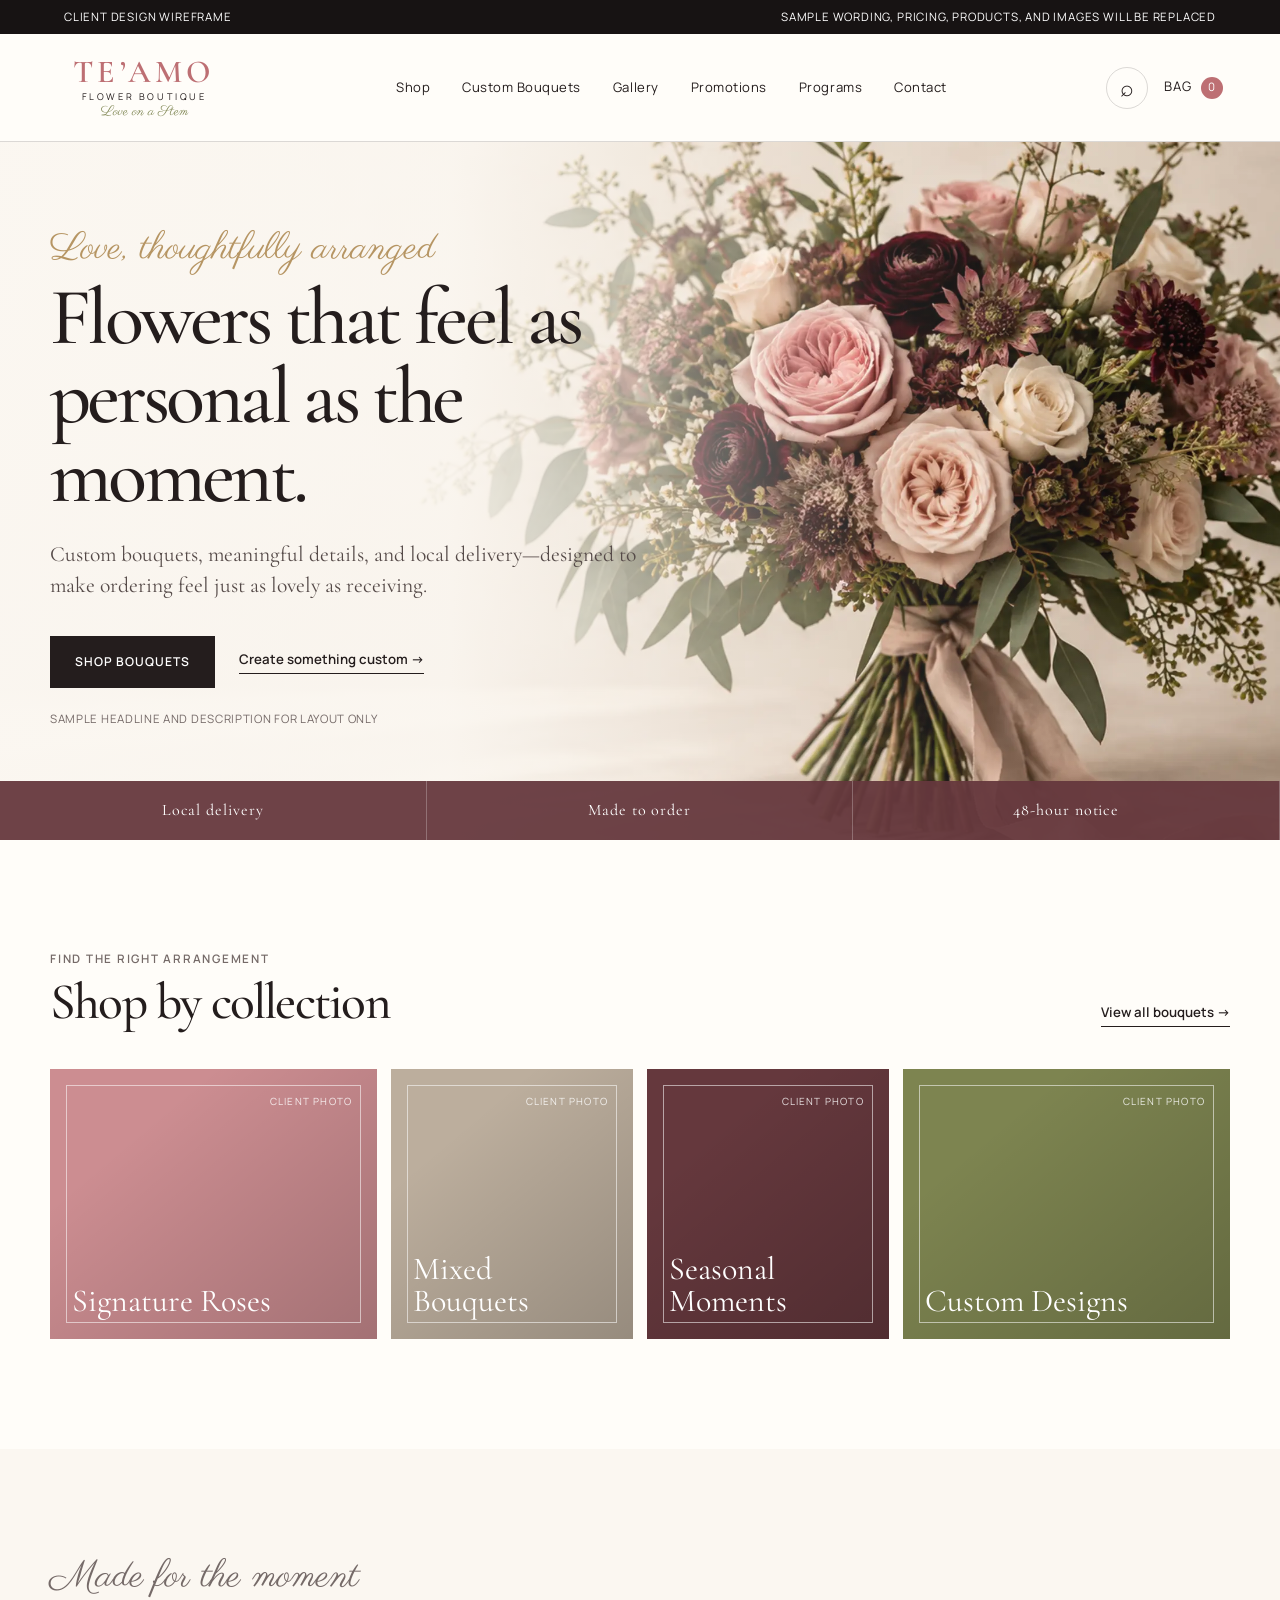
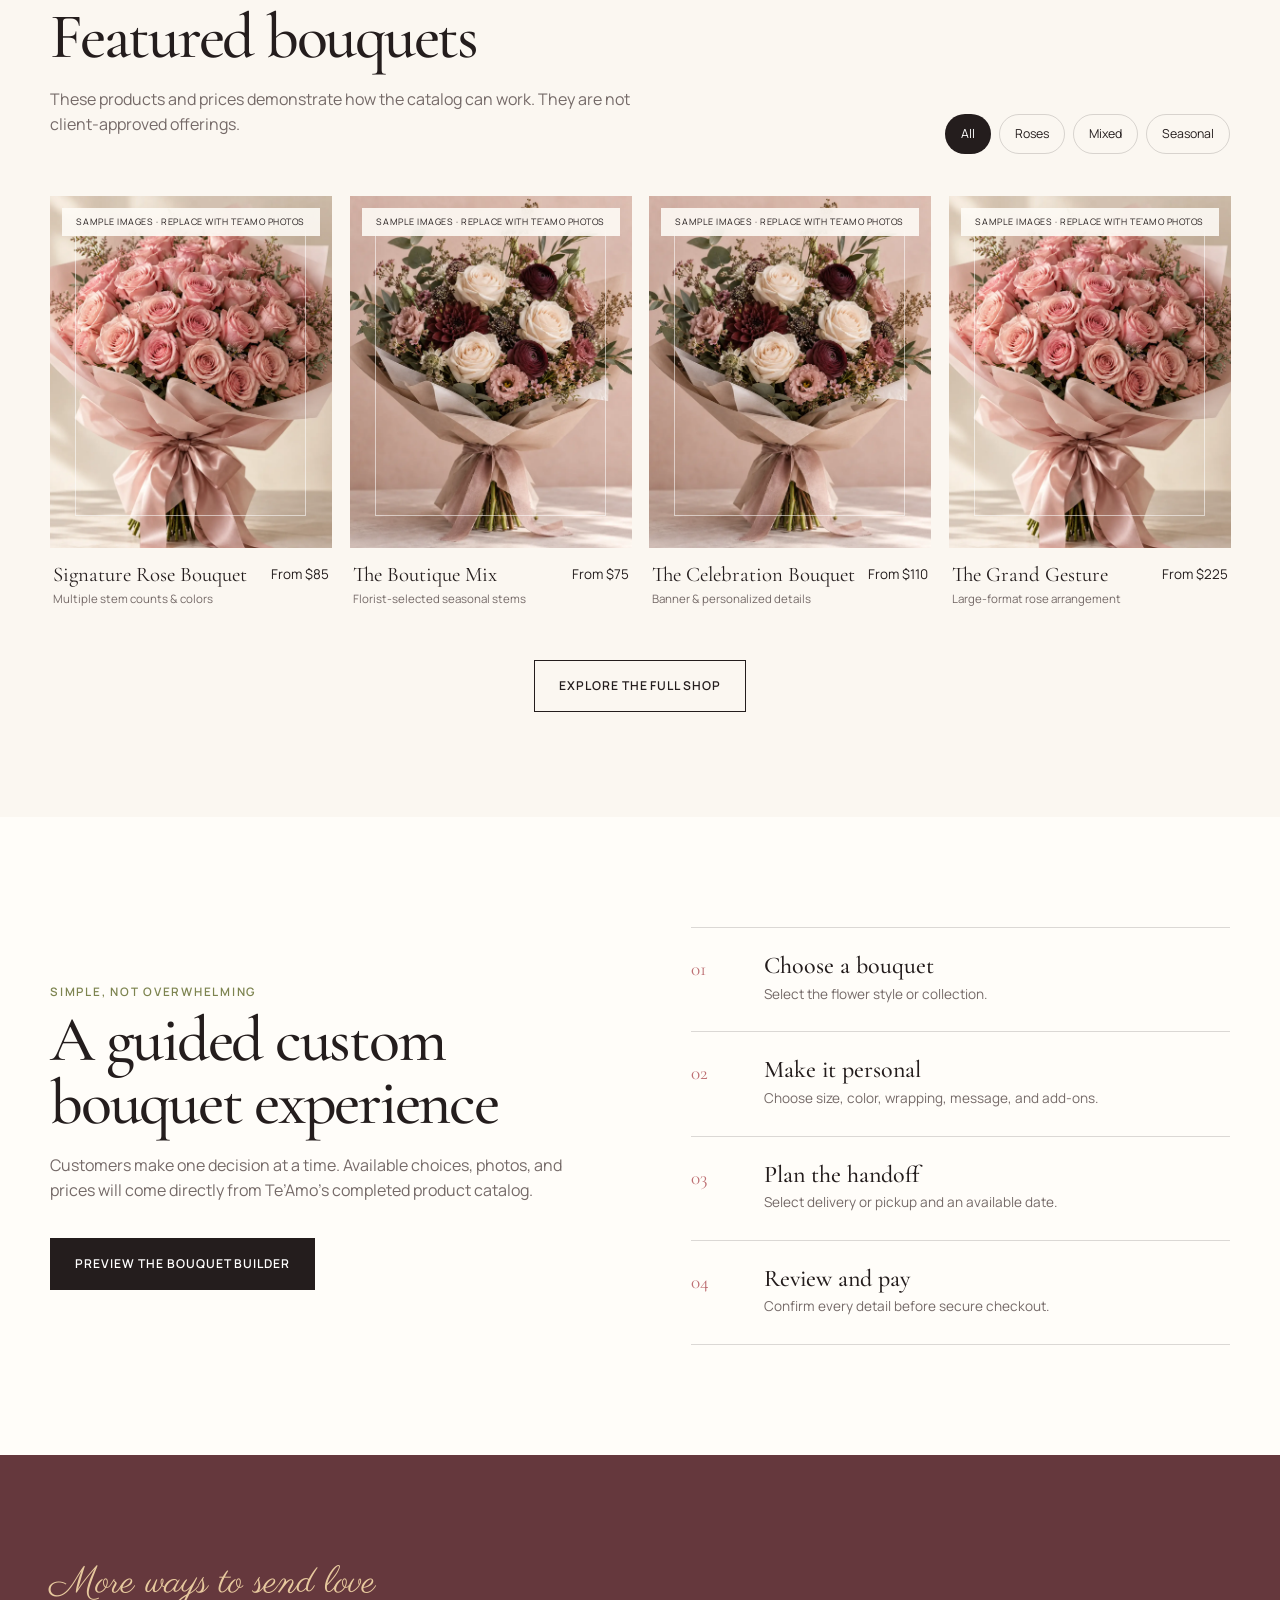
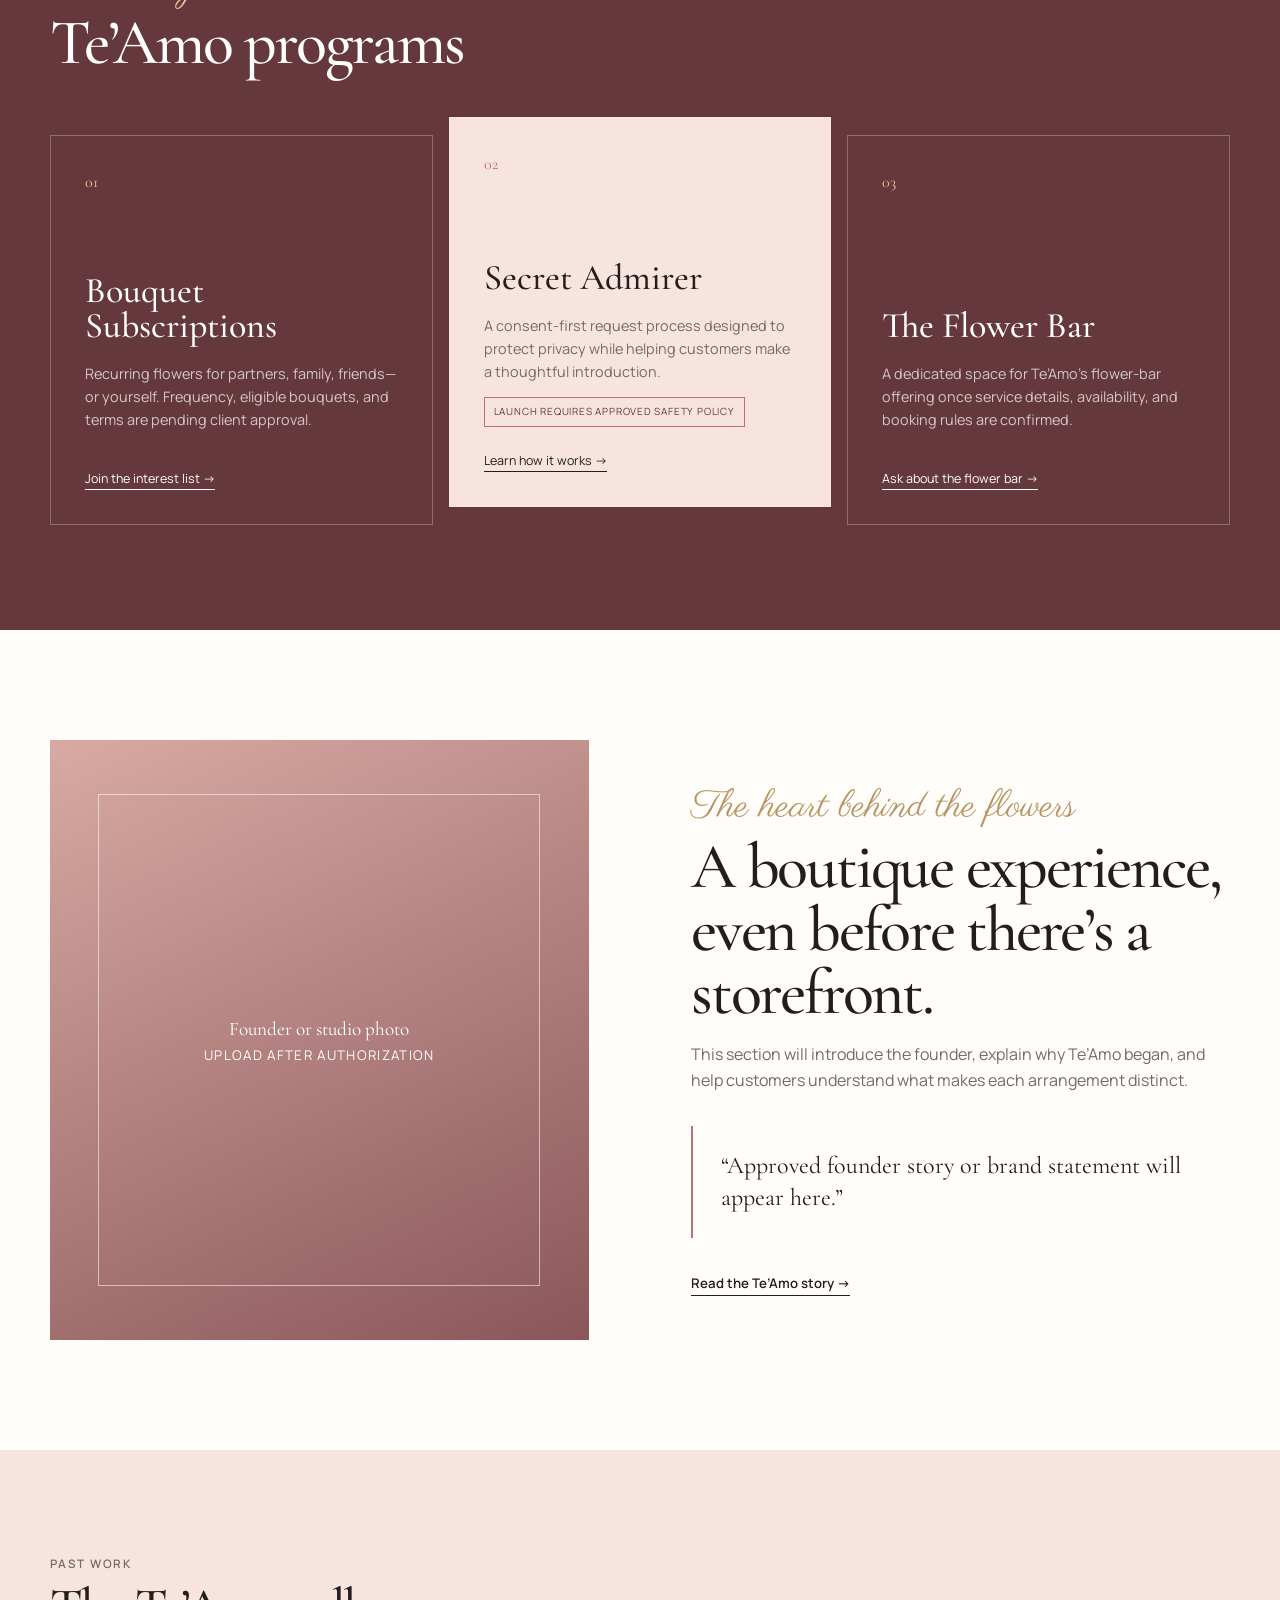
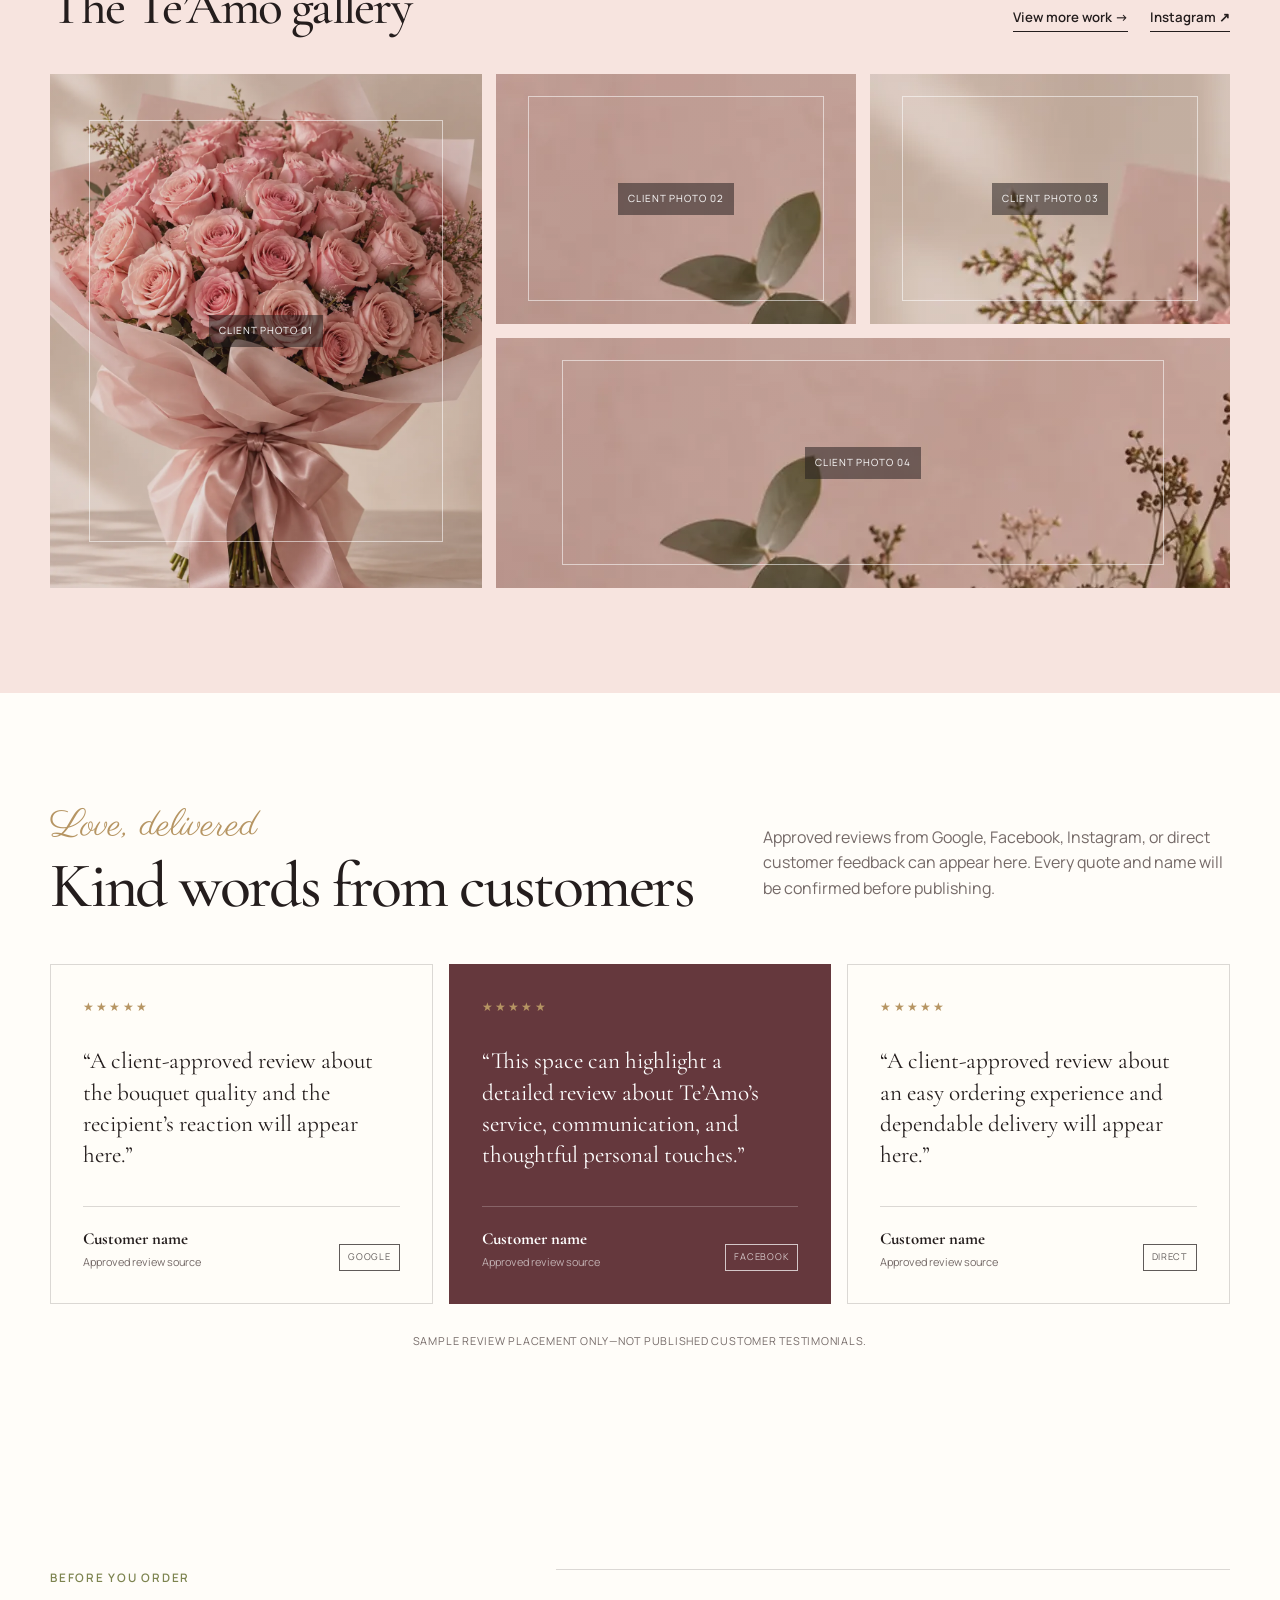
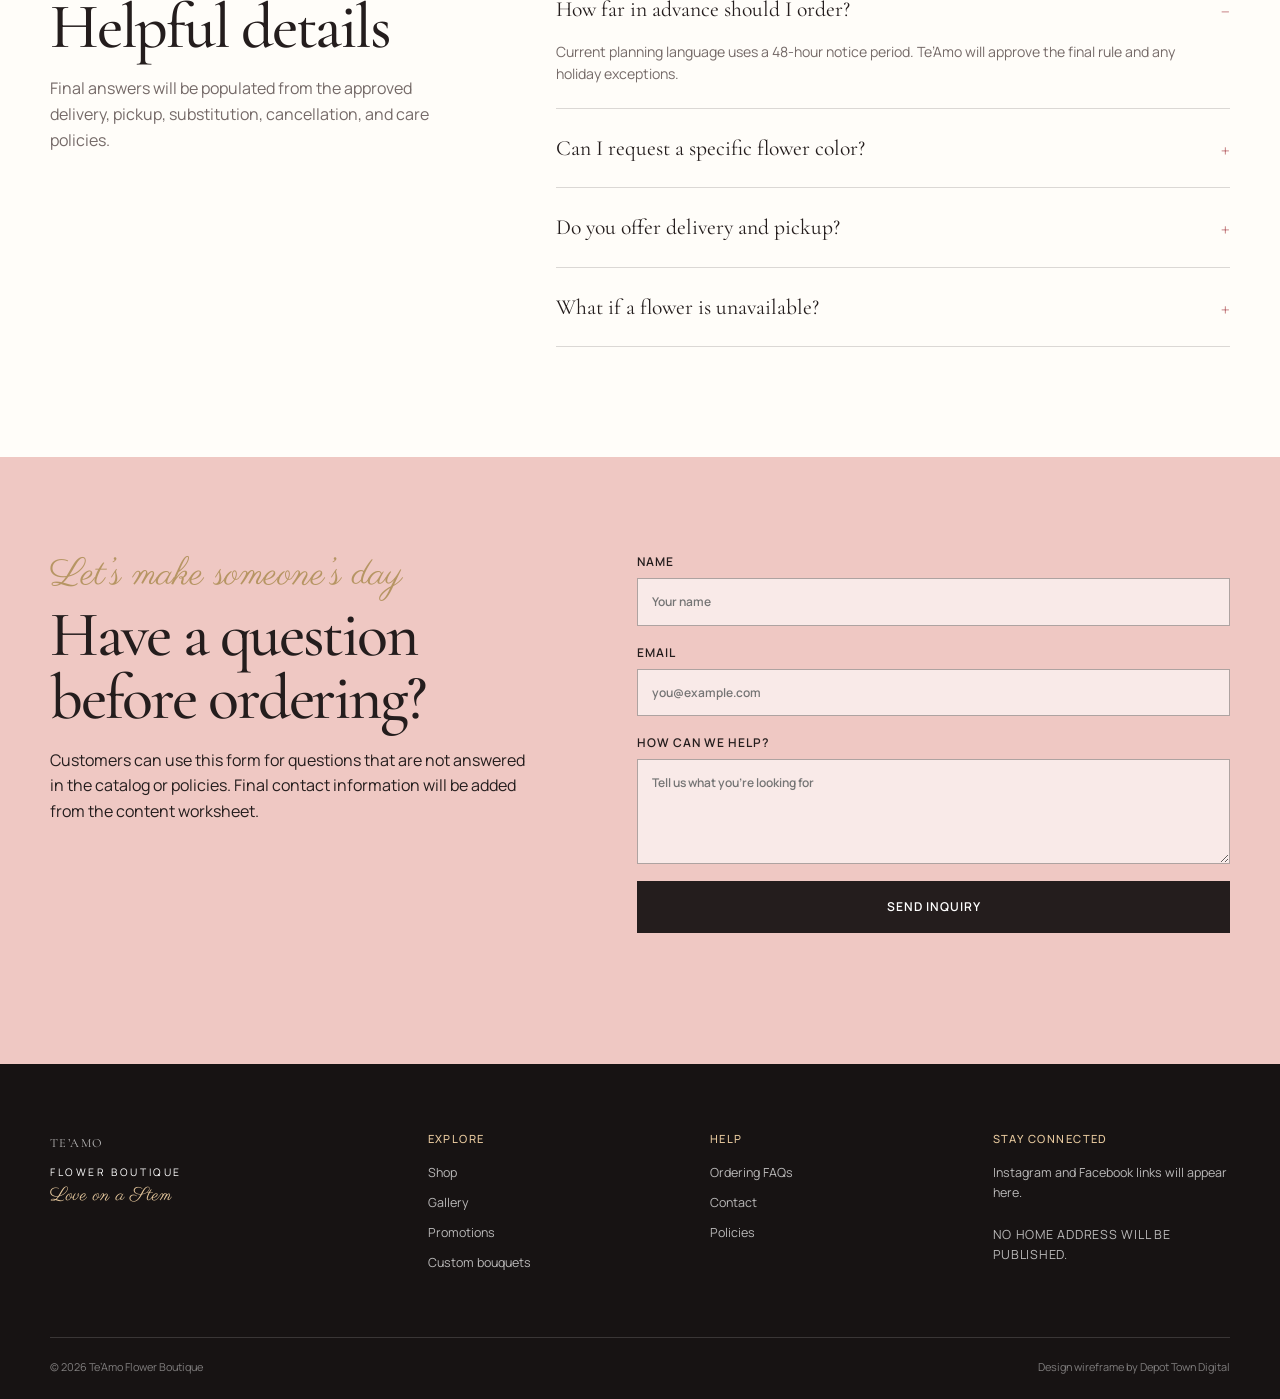
<file: docs/index.html>
<!doctype html>
<html lang="en">
<head>
  <meta charset="utf-8">
  <meta name="viewport" content="width=device-width, initial-scale=1">
  <meta name="robots" content="noindex, nofollow, noarchive">
  <meta name="description" content="A responsive design wireframe for Te'Amo Flower Boutique.">
  <title>Te'Amo Flower Boutique — Website Wireframe</title>
  <link rel="preconnect" href="https://fonts.googleapis.com">
  <link rel="preconnect" href="https://fonts.gstatic.com" crossorigin>
  <link href="https://fonts.googleapis.com/css2?family=Cormorant+Garamond:wght@400;500;600&family=Manrope:wght@400;500;600&family=Parisienne&display=swap" rel="stylesheet">
  <link rel="stylesheet" href="styles.css">
</head>
<body>
  <div class="prototype-bar">
    <span>Client design wireframe</span>
    <span>Sample wording, pricing, products, and images will be replaced</span>
  </div>

  <header class="site-header" id="top">
    <a class="wordmark" href="#top" aria-label="Te'Amo Flower Boutique home">
      <span class="wordmark-main">TE’AMO</span>
      <span class="wordmark-sub">FLOWER BOUTIQUE</span>
      <span class="wordmark-tag">Love on a Stem</span>
    </a>
    <nav class="desktop-nav" aria-label="Primary navigation">
      <a href="shop.html">Shop</a>
      <a href="#customize">Custom Bouquets</a>
      <a href="gallery.html">Gallery</a>
      <a href="promotions.html">Promotions</a>
      <a href="#programs">Programs</a>
      <a href="#contact">Contact</a>
    </nav>
    <div class="header-actions">
      <button class="icon-button" id="searchButton" aria-label="Search products">
        <span aria-hidden="true">⌕</span>
      </button>
      <button class="cart-button" id="cartButton" aria-label="Open shopping bag">
        Bag <span class="cart-count" id="cartCount">0</span>
      </button>
      <button class="menu-button" id="menuButton" aria-expanded="false" aria-controls="mobileNav">Menu</button>
    </div>
  </header>

  <nav class="mobile-nav" id="mobileNav" aria-label="Mobile navigation" hidden>
    <a href="shop.html">Shop</a>
    <a href="#customize">Custom Bouquets</a>
    <a href="gallery.html">Gallery</a>
    <a href="promotions.html">Promotions</a>
    <a href="#programs">Programs</a>
    <a href="#story">Our Story</a>
    <a href="#contact">Contact</a>
  </nav>

  <main>
    <section class="hero" aria-labelledby="hero-title">
      <img class="hero-image" src="assets/hero-bouquet.webp" alt="Sample editorial bouquet image for layout review">
      <div class="hero-overlay"></div>
      <div class="hero-content">
        <p class="script-kicker">Love, thoughtfully arranged</p>
        <h1 id="hero-title">Flowers that feel as personal as the moment.</h1>
        <p class="hero-copy">Custom bouquets, meaningful details, and local delivery—designed to make ordering feel just as lovely as receiving.</p>
        <div class="hero-actions">
          <a class="button button-dark" href="shop.html">Shop bouquets</a>
          <a class="text-link" href="#customize">Create something custom <span aria-hidden="true">→</span></a>
        </div>
        <p class="content-note">Sample headline and description for layout only</p>
      </div>
      <div class="hero-proof">
        <span>Local delivery</span>
        <span>Made to order</span>
        <span>48-hour notice</span>
      </div>
    </section>

    <section class="category-section page-shell" aria-labelledby="category-heading">
      <div class="section-heading compact-heading">
        <div>
          <p class="eyebrow">Find the right arrangement</p>
          <h2 id="category-heading">Shop by collection</h2>
        </div>
        <a class="text-link" href="shop.html">View all bouquets <span aria-hidden="true">→</span></a>
      </div>
      <div class="category-grid">
        <a class="category-card blush" href="shop.html"><span>Signature Roses</span><small>Client photo</small></a>
        <a class="category-card cream" href="shop.html"><span>Mixed Bouquets</span><small>Client photo</small></a>
        <a class="category-card wine" href="shop.html"><span>Seasonal Moments</span><small>Client photo</small></a>
        <a class="category-card olive" href="#customize"><span>Custom Designs</span><small>Client photo</small></a>
      </div>
    </section>

    <section class="shop-section" id="shop" aria-labelledby="shop-heading">
      <div class="page-shell">
        <div class="section-heading">
          <div>
            <p class="script-kicker">Made for the moment</p>
            <h2 id="shop-heading">Featured bouquets</h2>
            <p>These products and prices demonstrate how the catalog can work. They are not client-approved offerings.</p>
          </div>
          <div class="filter-row" aria-label="Filter sample products">
            <button class="filter-chip active" data-filter="all">All</button>
            <button class="filter-chip" data-filter="roses">Roses</button>
            <button class="filter-chip" data-filter="mixed">Mixed</button>
            <button class="filter-chip" data-filter="seasonal">Seasonal</button>
          </div>
        </div>

        <div class="product-grid" id="productGrid">
          <article class="product-card reveal" data-category="roses" data-tilt>
            <button class="product-image product-one" data-product="Signature Rose Bouquet" aria-label="View Signature Rose Bouquet">
              <img class="product-photo primary-photo" src="assets/sample-rose-bouquet.webp" alt="Sample blush rose bouquet image">
              <img class="product-photo alternate-photo" src="assets/sample-mixed-bouquet.webp" alt="Sample bouquet detail image">
              <span class="sample-label">Sample images · replace with Te’Amo photos</span>
              <span class="quick-view">Quick view</span>
            </button>
            <div class="product-info">
              <div><p class="product-name">Signature Rose Bouquet</p><p class="product-meta">Multiple stem counts & colors</p></div>
              <p class="product-price">From $85</p>
            </div>
          </article>
          <article class="product-card reveal" data-category="mixed" data-tilt>
            <button class="product-image product-two" data-product="The Boutique Mix" aria-label="View The Boutique Mix">
              <img class="product-photo primary-photo" src="assets/sample-mixed-bouquet.webp" alt="Sample mixed bouquet image">
              <img class="product-photo alternate-photo" src="assets/sample-rose-bouquet.webp" alt="Sample rose bouquet detail image">
              <span class="sample-label">Sample images · replace with Te’Amo photos</span>
              <span class="quick-view">Quick view</span>
            </button>
            <div class="product-info">
              <div><p class="product-name">The Boutique Mix</p><p class="product-meta">Florist-selected seasonal stems</p></div>
              <p class="product-price">From $75</p>
            </div>
          </article>
          <article class="product-card reveal" data-category="seasonal" data-tilt>
            <button class="product-image product-three" data-product="The Celebration Bouquet" aria-label="View The Celebration Bouquet">
              <img class="product-photo primary-photo image-crop-one" src="assets/sample-mixed-bouquet.webp" alt="Sample celebration bouquet image">
              <img class="product-photo alternate-photo image-crop-two" src="assets/sample-rose-bouquet.webp" alt="Sample rose detail image">
              <span class="sample-label">Sample images · replace with Te’Amo photos</span>
              <span class="quick-view">Quick view</span>
            </button>
            <div class="product-info">
              <div><p class="product-name">The Celebration Bouquet</p><p class="product-meta">Banner & personalized details</p></div>
              <p class="product-price">From $110</p>
            </div>
          </article>
          <article class="product-card reveal" data-category="roses" data-tilt>
            <button class="product-image product-four" data-product="The Grand Gesture" aria-label="View The Grand Gesture">
              <img class="product-photo primary-photo image-crop-two" src="assets/sample-rose-bouquet.webp" alt="Sample large rose arrangement image">
              <img class="product-photo alternate-photo image-crop-one" src="assets/sample-mixed-bouquet.webp" alt="Sample mixed bouquet detail image">
              <span class="sample-label">Sample images · replace with Te’Amo photos</span>
              <span class="quick-view">Quick view</span>
            </button>
            <div class="product-info">
              <div><p class="product-name">The Grand Gesture</p><p class="product-meta">Large-format rose arrangement</p></div>
              <p class="product-price">From $225</p>
            </div>
          </article>
        </div>
        <div class="section-end-link"><a class="button button-outline" href="shop.html">Explore the full shop</a></div>
      </div>
    </section>

    <section class="custom-section page-shell" id="customize" aria-labelledby="custom-heading">
      <div class="custom-intro">
        <p class="eyebrow">Simple, not overwhelming</p>
        <h2 id="custom-heading">A guided custom bouquet experience</h2>
        <p>Customers make one decision at a time. Available choices, photos, and prices will come directly from Te’Amo’s completed product catalog.</p>
        <button class="button button-dark open-builder">Preview the bouquet builder</button>
      </div>
      <div class="steps-panel" aria-label="Bouquet ordering steps">
        <div class="step"><span>01</span><div><h3>Choose a bouquet</h3><p>Select the flower style or collection.</p></div></div>
        <div class="step"><span>02</span><div><h3>Make it personal</h3><p>Choose size, color, wrapping, message, and add-ons.</p></div></div>
        <div class="step"><span>03</span><div><h3>Plan the handoff</h3><p>Select delivery or pickup and an available date.</p></div></div>
        <div class="step"><span>04</span><div><h3>Review and pay</h3><p>Confirm every detail before secure checkout.</p></div></div>
      </div>
    </section>

    <section class="programs-section" id="programs" aria-labelledby="program-heading">
      <div class="page-shell">
        <div class="section-heading light-heading">
          <div><p class="script-kicker">More ways to send love</p><h2 id="program-heading">Te’Amo programs</h2></div>
        </div>
        <div class="program-grid">
          <article class="program-card">
            <p class="program-number">01</p>
            <h3>Bouquet Subscriptions</h3>
            <p>Recurring flowers for partners, family, friends—or yourself. Frequency, eligible bouquets, and terms are pending client approval.</p>
            <a href="#contact">Join the interest list <span aria-hidden="true">→</span></a>
          </article>
          <article class="program-card featured-program">
            <p class="program-number">02</p>
            <h3>Secret Admirer</h3>
            <p>A consent-first request process designed to protect privacy while helping customers make a thoughtful introduction.</p>
            <span class="policy-badge">Launch requires approved safety policy</span>
            <a href="#contact">Learn how it works <span aria-hidden="true">→</span></a>
          </article>
          <article class="program-card">
            <p class="program-number">03</p>
            <h3>The Flower Bar</h3>
            <p>A dedicated space for Te’Amo’s flower-bar offering once service details, availability, and booking rules are confirmed.</p>
            <a href="#contact">Ask about the flower bar <span aria-hidden="true">→</span></a>
          </article>
        </div>
      </div>
    </section>

    <section class="story-section page-shell" id="story" aria-labelledby="story-heading">
      <div class="story-photo"><span>Founder or studio photo</span><small>Upload after authorization</small></div>
      <div class="story-copy">
        <p class="script-kicker">The heart behind the flowers</p>
        <h2 id="story-heading">A boutique experience, even before there’s a storefront.</h2>
        <p>This section will introduce the founder, explain why Te’Amo began, and help customers understand what makes each arrangement distinct.</p>
        <blockquote>“Approved founder story or brand statement will appear here.”</blockquote>
        <a class="text-link" href="#contact">Read the Te’Amo story <span aria-hidden="true">→</span></a>
      </div>
    </section>

    <section class="gallery-section" aria-labelledby="gallery-heading">
      <div class="page-shell">
        <div class="section-heading compact-heading">
          <div><p class="eyebrow">Past work</p><h2 id="gallery-heading">The Te’Amo gallery</h2></div>
          <div class="heading-links"><a class="text-link" href="gallery.html">View more work <span aria-hidden="true">→</span></a><a class="text-link" href="https://www.instagram.com/teamo_flowerboutique/" target="_blank" rel="noopener">Instagram <span aria-hidden="true">↗</span></a></div>
        </div>
        <div class="gallery-grid">
          <div class="gallery-tile tall"><span>Client photo 01</span></div>
          <div class="gallery-tile"><span>Client photo 02</span></div>
          <div class="gallery-tile"><span>Client photo 03</span></div>
          <div class="gallery-tile wide"><span>Client photo 04</span></div>
        </div>
      </div>
    </section>

    <section class="reviews-section" aria-labelledby="reviews-heading">
      <div class="page-shell reviews-shell">
        <div class="reviews-heading">
          <div><p class="script-kicker">Love, delivered</p><h2 id="reviews-heading">Kind words from customers</h2></div>
          <p>Approved reviews from Google, Facebook, Instagram, or direct customer feedback can appear here. Every quote and name will be confirmed before publishing.</p>
        </div>
        <div class="reviews-grid">
          <article class="review-card reveal">
            <div class="review-stars" aria-label="Five-star review">★★★★★</div>
            <blockquote>“A client-approved review about the bouquet quality and the recipient’s reaction will appear here.”</blockquote>
            <div class="review-source"><div><strong>Customer name</strong><span>Approved review source</span></div><span class="source-pill">Google</span></div>
          </article>
          <article class="review-card featured-review reveal">
            <div class="review-stars" aria-label="Five-star review">★★★★★</div>
            <blockquote>“This space can highlight a detailed review about Te’Amo’s service, communication, and thoughtful personal touches.”</blockquote>
            <div class="review-source"><div><strong>Customer name</strong><span>Approved review source</span></div><span class="source-pill">Facebook</span></div>
          </article>
          <article class="review-card reveal">
            <div class="review-stars" aria-label="Five-star review">★★★★★</div>
            <blockquote>“A client-approved review about an easy ordering experience and dependable delivery will appear here.”</blockquote>
            <div class="review-source"><div><strong>Customer name</strong><span>Approved review source</span></div><span class="source-pill">Direct</span></div>
          </article>
        </div>
        <p class="reviews-note">Sample review placement only—not published customer testimonials.</p>
      </div>
    </section>

    <section class="faq-section page-shell" aria-labelledby="faq-heading">
      <div class="faq-intro"><p class="eyebrow">Before you order</p><h2 id="faq-heading">Helpful details</h2><p>Final answers will be populated from the approved delivery, pickup, substitution, cancellation, and care policies.</p></div>
      <div class="accordion">
        <details open><summary>How far in advance should I order?</summary><p>Current planning language uses a 48-hour notice period. Te’Amo will approve the final rule and any holiday exceptions.</p></details>
        <details><summary>Can I request a specific flower color?</summary><p>Natural and tinted color availability, added costs, and substitution rules will appear here after approval.</p></details>
        <details><summary>Do you offer delivery and pickup?</summary><p>Delivery area, fees, available windows, and a safe public pickup process are still being defined.</p></details>
        <details><summary>What if a flower is unavailable?</summary><p>The approved substitution and customer-contact process will be clearly stated before launch.</p></details>
      </div>
    </section>

    <section class="contact-section" id="contact" aria-labelledby="contact-heading">
      <div class="page-shell contact-grid">
        <div>
          <p class="script-kicker">Let’s make someone’s day</p>
          <h2 id="contact-heading">Have a question before ordering?</h2>
          <p>Customers can use this form for questions that are not answered in the catalog or policies. Final contact information will be added from the content worksheet.</p>
        </div>
        <form class="contact-form" id="contactForm">
          <label>Name<input type="text" name="name" placeholder="Your name" required></label>
          <label>Email<input type="email" name="email" placeholder="you@example.com" required></label>
          <label>How can we help?<textarea name="message" rows="4" placeholder="Tell us what you’re looking for" required></textarea></label>
          <button class="button button-dark" type="submit">Send inquiry</button>
          <p class="form-message" id="formMessage" role="status"></p>
        </form>
      </div>
    </section>
  </main>

  <footer class="site-footer">
    <div class="page-shell footer-grid">
      <div class="footer-brand"><p>TE’AMO</p><span>FLOWER BOUTIQUE</span><small>Love on a Stem</small></div>
      <div><h3>Explore</h3><a href="shop.html">Shop</a><a href="gallery.html">Gallery</a><a href="promotions.html">Promotions</a><a href="#customize">Custom bouquets</a></div>
      <div><h3>Help</h3><a href="#faq-heading">Ordering FAQs</a><a href="#contact">Contact</a><a href="#contact">Policies</a></div>
      <div><h3>Stay connected</h3><p>Instagram and Facebook links will appear here.</p><p class="content-note">No home address will be published.</p></div>
    </div>
    <div class="page-shell footer-bottom"><span>© 2026 Te’Amo Flower Boutique</span><span>Design wireframe by Depot Town Digital</span></div>
  </footer>

  <div class="search-overlay" id="searchOverlay" hidden>
    <div class="search-panel">
      <button class="close-button" id="closeSearch" aria-label="Close search">×</button>
      <label for="searchInput">Search the sample catalog</label>
      <input id="searchInput" type="search" placeholder="Try “roses” or “celebration”">
      <p id="searchResult">Enter a product or occasion.</p>
    </div>
  </div>

  <aside class="cart-drawer" id="cartDrawer" aria-labelledby="cartTitle" aria-hidden="true">
    <div class="drawer-header"><h2 id="cartTitle">Your bag</h2><button class="close-button" id="closeCart" aria-label="Close bag">×</button></div>
    <div class="cart-empty" id="cartEmpty"><p>Your bag is ready for something lovely.</p><a href="shop.html" class="text-link close-cart-link">Browse bouquets →</a></div>
    <div id="cartItems"></div>
    <div class="drawer-footer" id="cartFooter" hidden><div><span>Sample subtotal</span><strong id="cartSubtotal">$0</strong></div><button class="button button-dark" id="checkoutButton">Preview checkout</button><small>Taxes and delivery are calculated after client rules are approved.</small></div>
  </aside>
  <div class="scrim" id="scrim" hidden></div>

  <dialog class="product-dialog" id="productDialog">
    <button class="close-button dialog-close" id="closeProduct" aria-label="Close product details">×</button>
    <div class="dialog-layout">
      <div class="dialog-photo builder-visual">
        <div class="builder-main-image"><img id="builderMainImage" src="assets/builder-classic.webp" alt="Sample classic bouquet option"></div>
        <div class="builder-thumbnails" aria-label="Preview sample bouquet sizes">
          <button type="button" class="builder-thumb active" data-size-value="85" data-image="assets/builder-classic.webp" data-alt="Sample classic bouquet option"><img src="assets/builder-classic.webp" alt=""><span>Classic</span></button>
          <button type="button" class="builder-thumb" data-size-value="125" data-image="assets/builder-full.webp" data-alt="Sample full bouquet option"><img src="assets/builder-full.webp" alt=""><span>Full</span></button>
          <button type="button" class="builder-thumb" data-size-value="185" data-image="assets/builder-grand.webp" data-alt="Sample grand bouquet option"><img src="assets/builder-grand.webp" alt=""><span>Grand</span></button>
        </div>
        <p class="builder-image-note">Sample imagery · final photos will show Te’Amo’s actual sizes and options</p>
      </div>
      <form class="product-form" id="productForm">
        <p class="eyebrow">Sample product flow</p>
        <h2 id="dialogProductName">Signature Rose Bouquet</h2>
        <p class="dialog-description">A placeholder description will be replaced with approved product details.</p>
        <div class="price-line">Starting at <strong id="dialogPrice">$85</strong></div>
        <fieldset><legend>1. Bouquet size</legend><div class="choice-grid"><label><input type="radio" name="size" value="85" checked><span>Classic<small>Sample</small></span></label><label><input type="radio" name="size" value="125"><span>Full<small>+$40</small></span></label><label><input type="radio" name="size" value="185"><span>Grand<small>+$100</small></span></label></div></fieldset>
        <label>2. Flower color<select name="color"><option>Blush pink</option><option>Classic red</option><option>White & cream</option><option>Tinted color — price pending</option></select></label>
        <label>3. Wrapping color<select name="wrap"><option>Florist’s choice</option><option>Soft blush</option><option>Ivory</option><option>Black</option></select></label>
        <fieldset><legend>4. Add a detail</legend><label class="check-option"><input type="checkbox" name="addon" value="15"> Personalized banner <span>+$15 sample</span></label><label class="check-option"><input type="checkbox" name="addon" value="8"> Handwritten card <span>+$8 sample</span></label></fieldset>
        <label>5. Card or personalization message<textarea name="message" rows="2" maxlength="120" placeholder="Enter the message exactly as it should appear"></textarea><small class="field-help">Character limit and approval rules pending</small></label>
        <div class="fulfillment-choice"><label><input type="radio" name="fulfillment" value="Delivery" checked> Delivery</label><label><input type="radio" name="fulfillment" value="Pickup"> Pickup</label></div>
        <label>6. Requested date<input type="date" name="date"></label>
        <button class="button button-dark" type="submit">Add to bag · <span id="addPrice">$85</span></button>
      </form>
    </div>
  </dialog>

  <dialog class="checkout-dialog" id="checkoutDialog">
    <button class="close-button dialog-close" id="closeCheckout" aria-label="Close checkout preview">×</button>
    <p class="eyebrow">Checkout flow preview</p>
    <h2>Clear details before payment</h2>
    <div class="checkout-steps"><span class="active">1 Bag</span><span>2 Delivery</span><span>3 Payment</span><span>4 Confirmation</span></div>
    <div class="checkout-placeholder"><p>The production checkout will collect the approved recipient, delivery/pickup, billing, and order details before sending the customer to a secure hosted payment screen.</p><strong>No card information is collected in this wireframe.</strong></div>
    <button class="button button-dark" id="finishPreview">Finish preview</button>
  </dialog>

  <script src="app.js"></script>
</body>
</html>
</file>
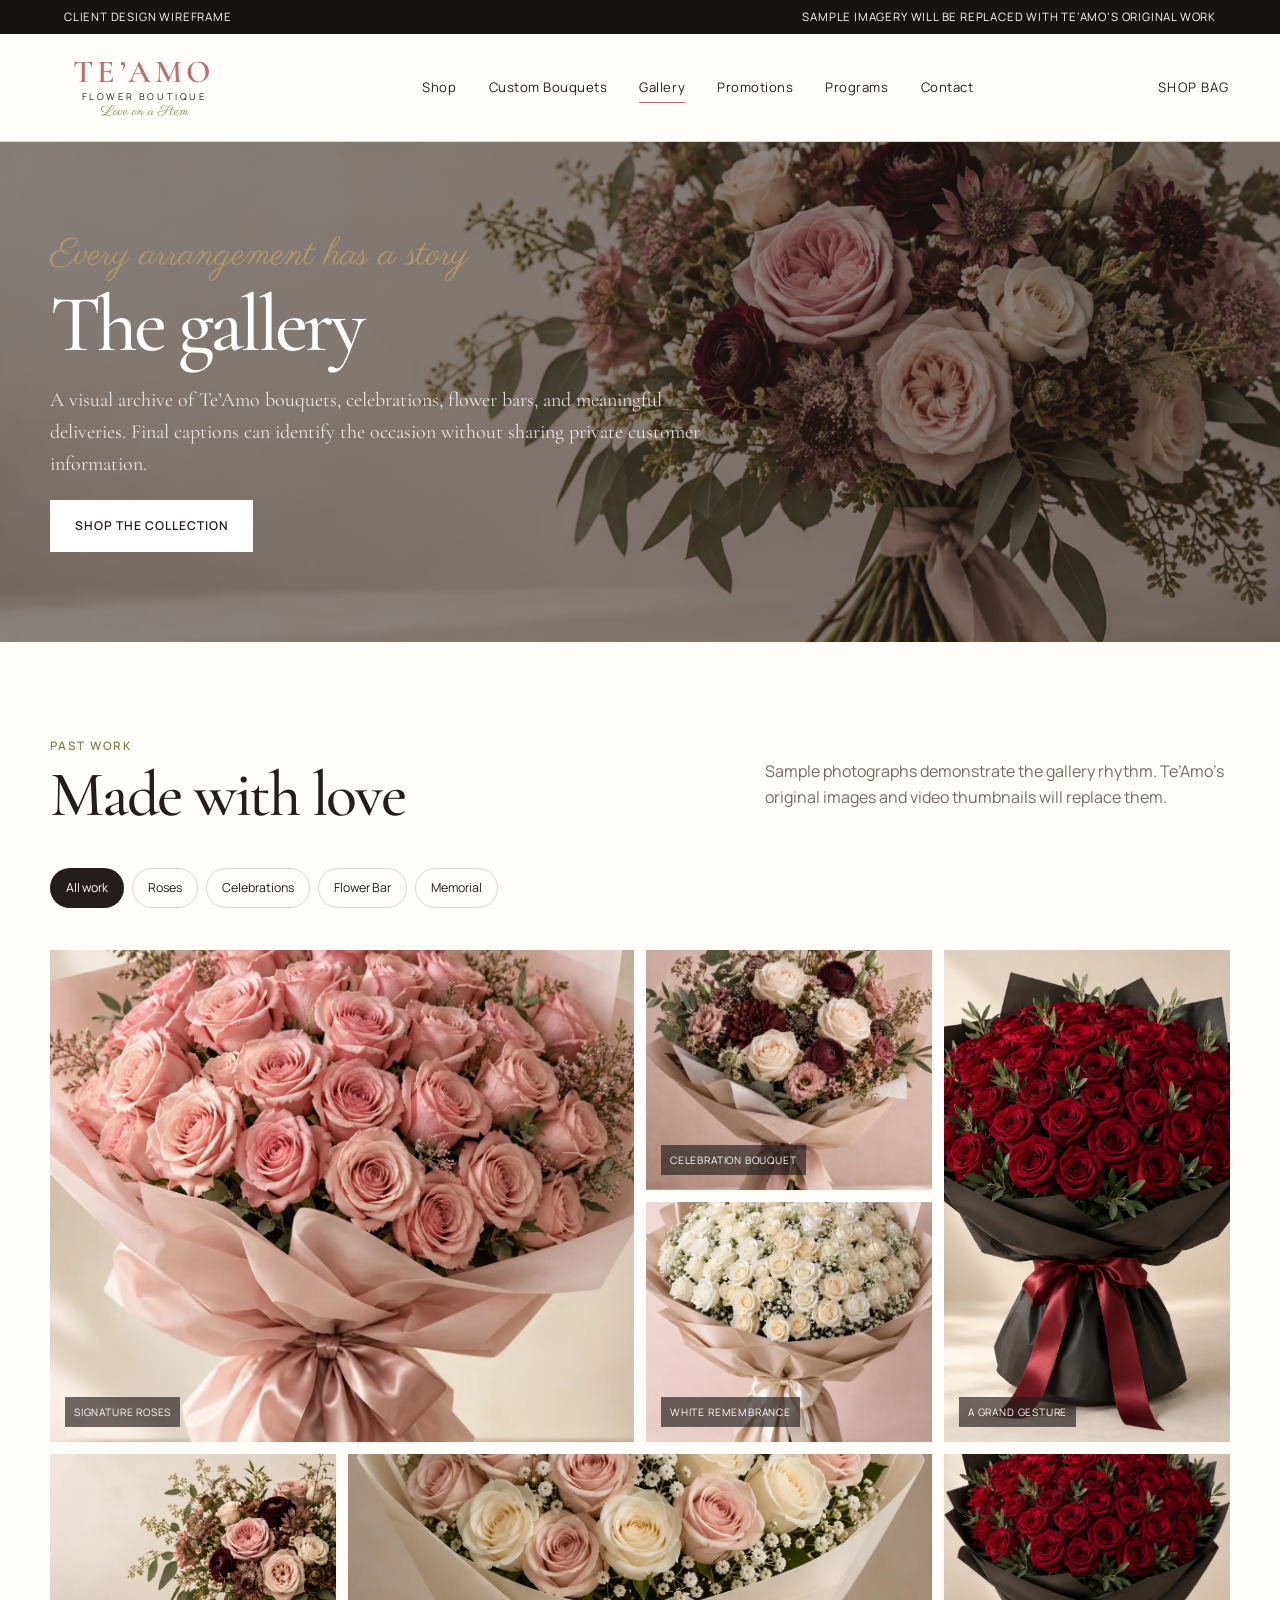
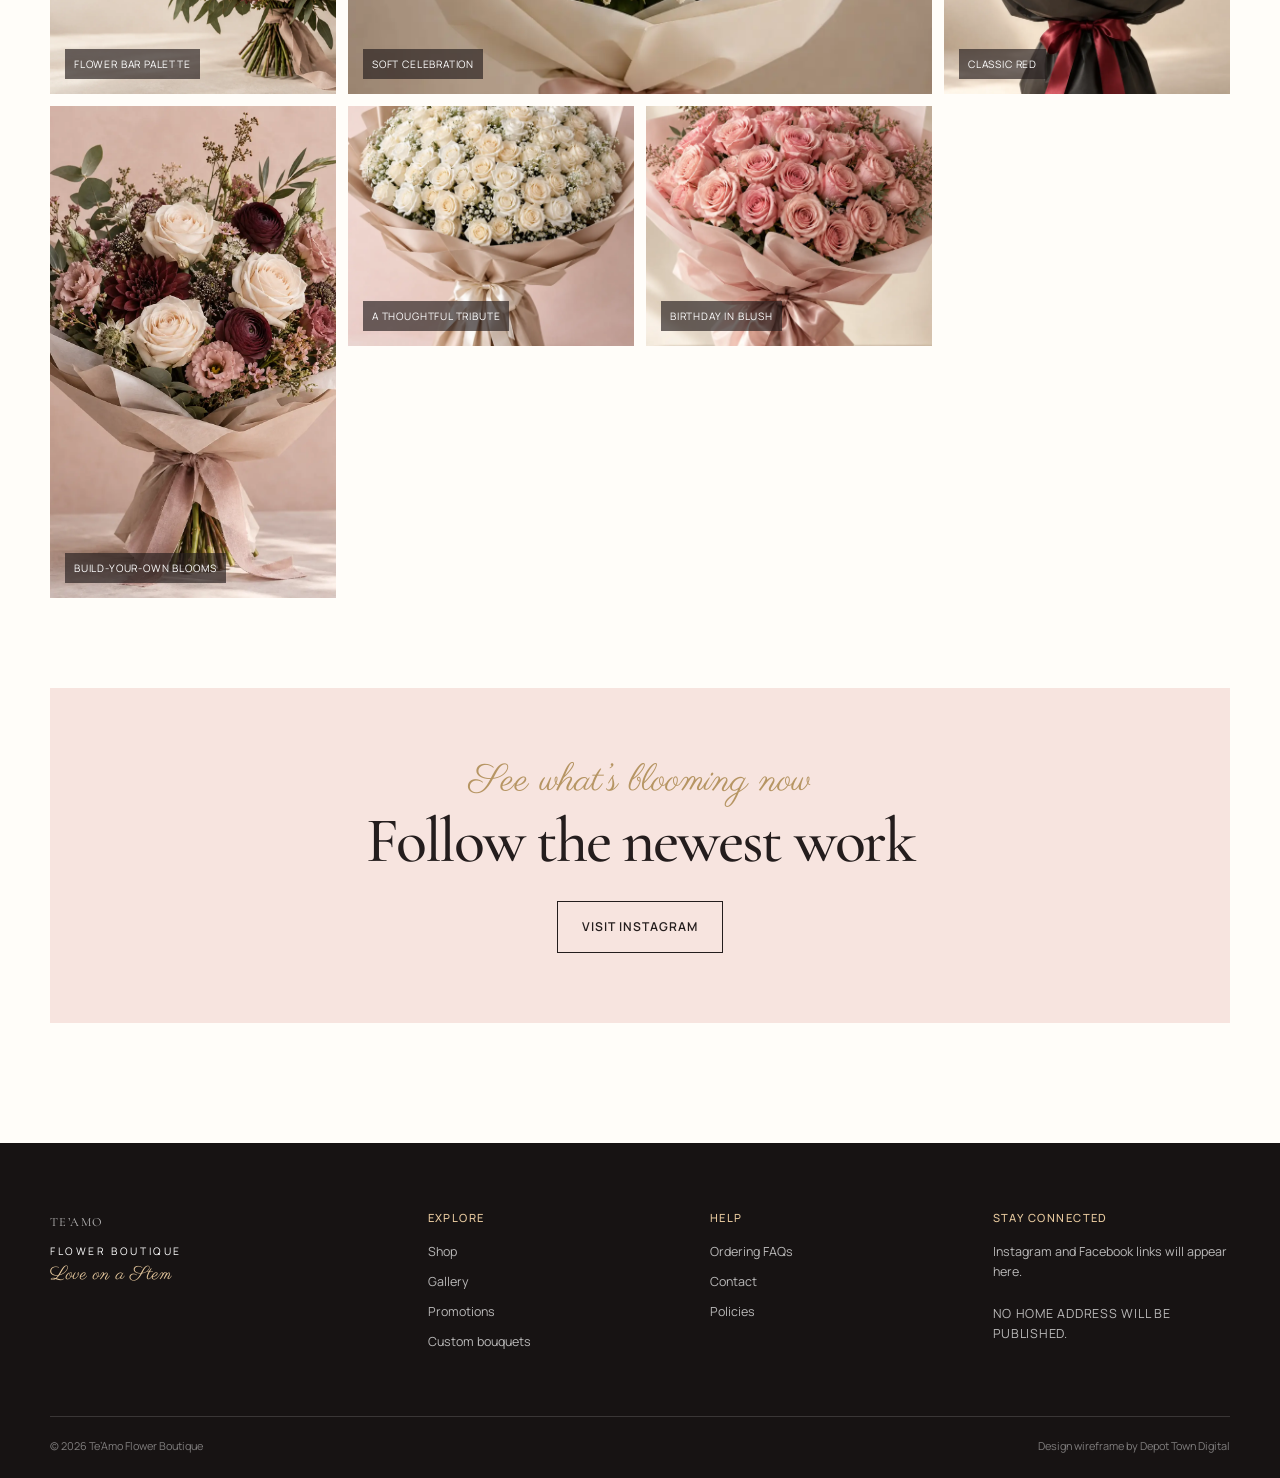
<file: docs/gallery.html>
<!doctype html>
<html lang="en">
<head><meta charset="utf-8"><meta name="viewport" content="width=device-width, initial-scale=1"><meta name="robots" content="noindex, nofollow, noarchive"><meta name="description" content="Sample Te'Amo Flower Boutique gallery wireframe."><title>Gallery — Te'Amo Flower Boutique</title><link rel="preconnect" href="https://fonts.googleapis.com"><link rel="preconnect" href="https://fonts.gstatic.com" crossorigin><link href="https://fonts.googleapis.com/css2?family=Cormorant+Garamond:wght@400;500;600&family=Manrope:wght@400;500;600&family=Parisienne&display=swap" rel="stylesheet"><link rel="stylesheet" href="styles.css"></head>
<body>
  <div class="prototype-bar"><span>Client design wireframe</span><span>Sample imagery will be replaced with Te’Amo’s original work</span></div>
  <header class="site-header" id="top"><a class="wordmark" href="index.html" aria-label="Te'Amo Flower Boutique home"><span class="wordmark-main">TE’AMO</span><span class="wordmark-sub">FLOWER BOUTIQUE</span><span class="wordmark-tag">Love on a Stem</span></a><nav class="desktop-nav" aria-label="Primary navigation"><a href="shop.html">Shop</a><a href="index.html#customize">Custom Bouquets</a><a class="current" href="gallery.html">Gallery</a><a href="promotions.html">Promotions</a><a href="index.html#programs">Programs</a><a href="index.html#contact">Contact</a></nav><div class="header-actions"><a class="cart-button" href="shop.html">Shop bag</a><button class="menu-button" id="menuButton" aria-expanded="false" aria-controls="mobileNav">Menu</button></div></header>
  <nav class="mobile-nav" id="mobileNav" aria-label="Mobile navigation" hidden><a href="shop.html">Shop</a><a href="index.html#customize">Custom Bouquets</a><a href="gallery.html">Gallery</a><a href="promotions.html">Promotions</a><a href="index.html#programs">Programs</a><a href="index.html#contact">Contact</a></nav>
  <main>
    <section class="interior-hero gallery-hero"><div class="page-shell gallery-hero-content"><p class="script-kicker">Every arrangement has a story</p><h1>The gallery</h1><p>A visual archive of Te’Amo bouquets, celebrations, flower bars, and meaningful deliveries. Final captions can identify the occasion without sharing private customer information.</p><a class="button button-dark" href="shop.html">Shop the collection</a></div></section>
    <section class="full-gallery page-shell" aria-labelledby="gallery-page-title">
      <div class="gallery-page-heading"><div><p class="eyebrow">Past work</p><h2 id="gallery-page-title">Made with love</h2></div><p>Sample photographs demonstrate the gallery rhythm. Te’Amo’s original images and video thumbnails will replace them.</p></div>
      <div class="filter-row gallery-filters" aria-label="Filter gallery" data-filter-scope="#fullGallery"><button class="filter-chip active" data-filter="all">All work</button><button class="filter-chip" data-filter="roses">Roses</button><button class="filter-chip" data-filter="celebrations">Celebrations</button><button class="filter-chip" data-filter="flower-bar">Flower Bar</button><button class="filter-chip" data-filter="memorial">Memorial</button></div>
      <div class="gallery-masonry" id="fullGallery">
        <button class="gallery-item gallery-large reveal" data-category="roses" data-lightbox="assets/sample-rose-bouquet.webp" data-caption="Signature roses · sample image"><img src="assets/sample-rose-bouquet.webp" alt="Sample blush rose bouquet"><span>Signature roses</span></button>
        <button class="gallery-item reveal" data-category="celebrations" data-lightbox="assets/sample-mixed-bouquet.webp" data-caption="Celebration bouquet · sample image"><img src="assets/sample-mixed-bouquet.webp" alt="Sample mixed celebration bouquet"><span>Celebration bouquet</span></button>
        <button class="gallery-item gallery-tall reveal" data-category="roses" data-lightbox="assets/builder-full.webp" data-caption="A grand gesture · sample image"><img src="assets/builder-full.webp" alt="Sample red rose bouquet"><span>A grand gesture</span></button>
        <button class="gallery-item reveal" data-category="memorial" data-lightbox="assets/builder-grand.webp" data-caption="White remembrance · sample image"><img src="assets/builder-grand.webp" alt="Sample white rose arrangement"><span>White remembrance</span></button>
        <button class="gallery-item reveal" data-category="flower-bar" data-lightbox="assets/hero-bouquet.webp" data-caption="Flower bar palette · sample image"><img src="assets/hero-bouquet.webp" alt="Sample flower bar palette"><span>Flower bar palette</span></button>
        <button class="gallery-item gallery-wide reveal" data-category="celebrations" data-lightbox="assets/builder-classic.webp" data-caption="Soft celebration · sample image"><img src="assets/builder-classic.webp" alt="Sample blush and ivory arrangement"><span>Soft celebration</span></button>
        <button class="gallery-item reveal" data-category="roses" data-lightbox="assets/builder-full.webp" data-caption="Classic red · sample image"><img src="assets/builder-full.webp" alt="Sample red roses"><span>Classic red</span></button>
        <button class="gallery-item gallery-tall reveal" data-category="flower-bar" data-lightbox="assets/sample-mixed-bouquet.webp" data-caption="Build-your-own blooms · sample image"><img src="assets/sample-mixed-bouquet.webp" alt="Sample mixed flowers"><span>Build-your-own blooms</span></button>
        <button class="gallery-item reveal" data-category="memorial" data-lightbox="assets/builder-grand.webp" data-caption="A thoughtful tribute · sample image"><img src="assets/builder-grand.webp" alt="Sample white floral tribute"><span>A thoughtful tribute</span></button>
        <button class="gallery-item reveal" data-category="celebrations" data-lightbox="assets/sample-rose-bouquet.webp" data-caption="Birthday in blush · sample image"><img src="assets/sample-rose-bouquet.webp" alt="Sample birthday bouquet"><span>Birthday in blush</span></button>
      </div>
      <div class="gallery-social"><p class="script-kicker">See what’s blooming now</p><h2>Follow the newest work</h2><a class="button button-outline" href="https://www.instagram.com/teamo_flowerboutique/" target="_blank" rel="noopener">Visit Instagram</a></div>
    </section>
  </main>
  <footer class="site-footer"><div class="page-shell footer-grid"><div class="footer-brand"><p>TE’AMO</p><span>FLOWER BOUTIQUE</span><small>Love on a Stem</small></div><div><h3>Explore</h3><a href="shop.html">Shop</a><a href="gallery.html">Gallery</a><a href="promotions.html">Promotions</a><a href="index.html#customize">Custom bouquets</a></div><div><h3>Help</h3><a href="index.html#faq-heading">Ordering FAQs</a><a href="index.html#contact">Contact</a><a href="index.html#contact">Policies</a></div><div><h3>Stay connected</h3><p>Instagram and Facebook links will appear here.</p><p class="content-note">No home address will be published.</p></div></div><div class="page-shell footer-bottom"><span>© 2026 Te’Amo Flower Boutique</span><span>Design wireframe by Depot Town Digital</span></div></footer>
  <dialog class="lightbox-dialog" id="lightboxDialog"><button class="close-button dialog-close" id="closeLightbox" aria-label="Close image">×</button><img id="lightboxImage" src="assets/sample-rose-bouquet.webp" alt=""><p id="lightboxCaption"></p></dialog>
  <script src="app.js"></script>
</body>
</html>
</file>
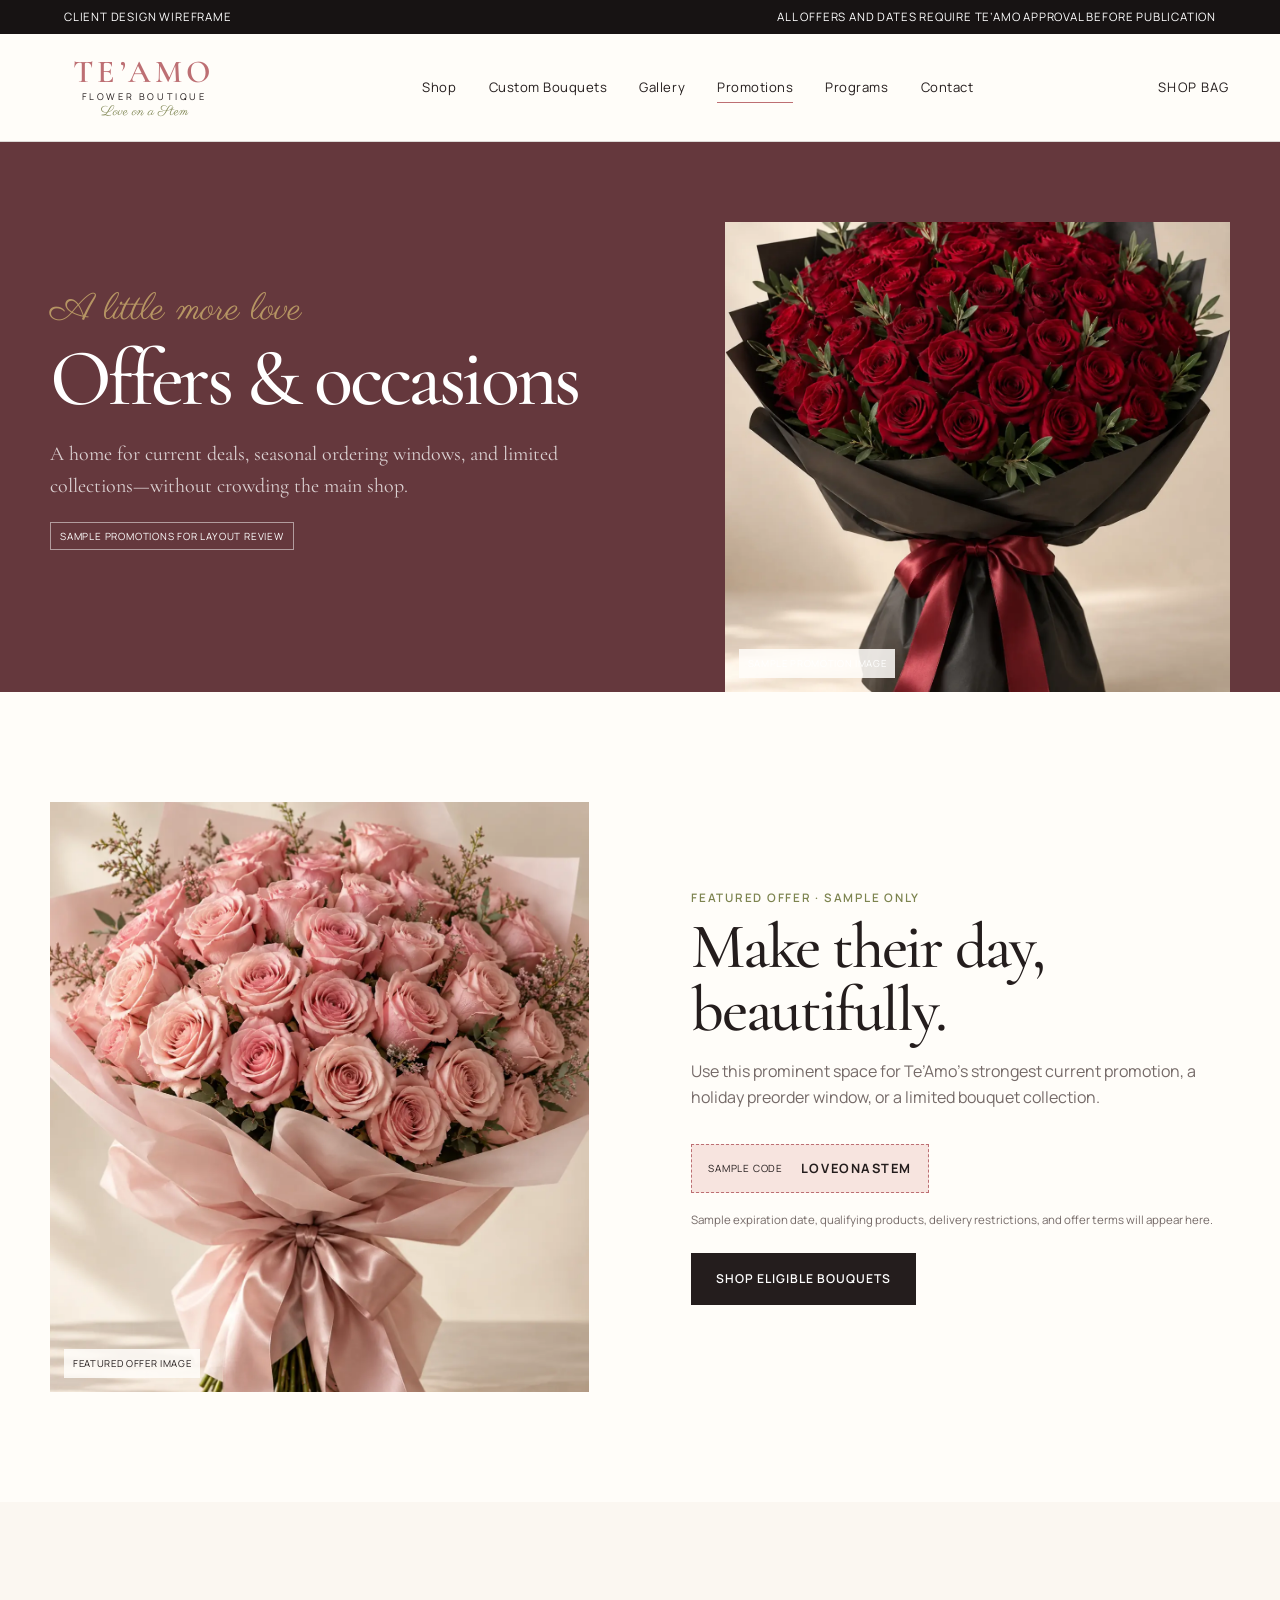
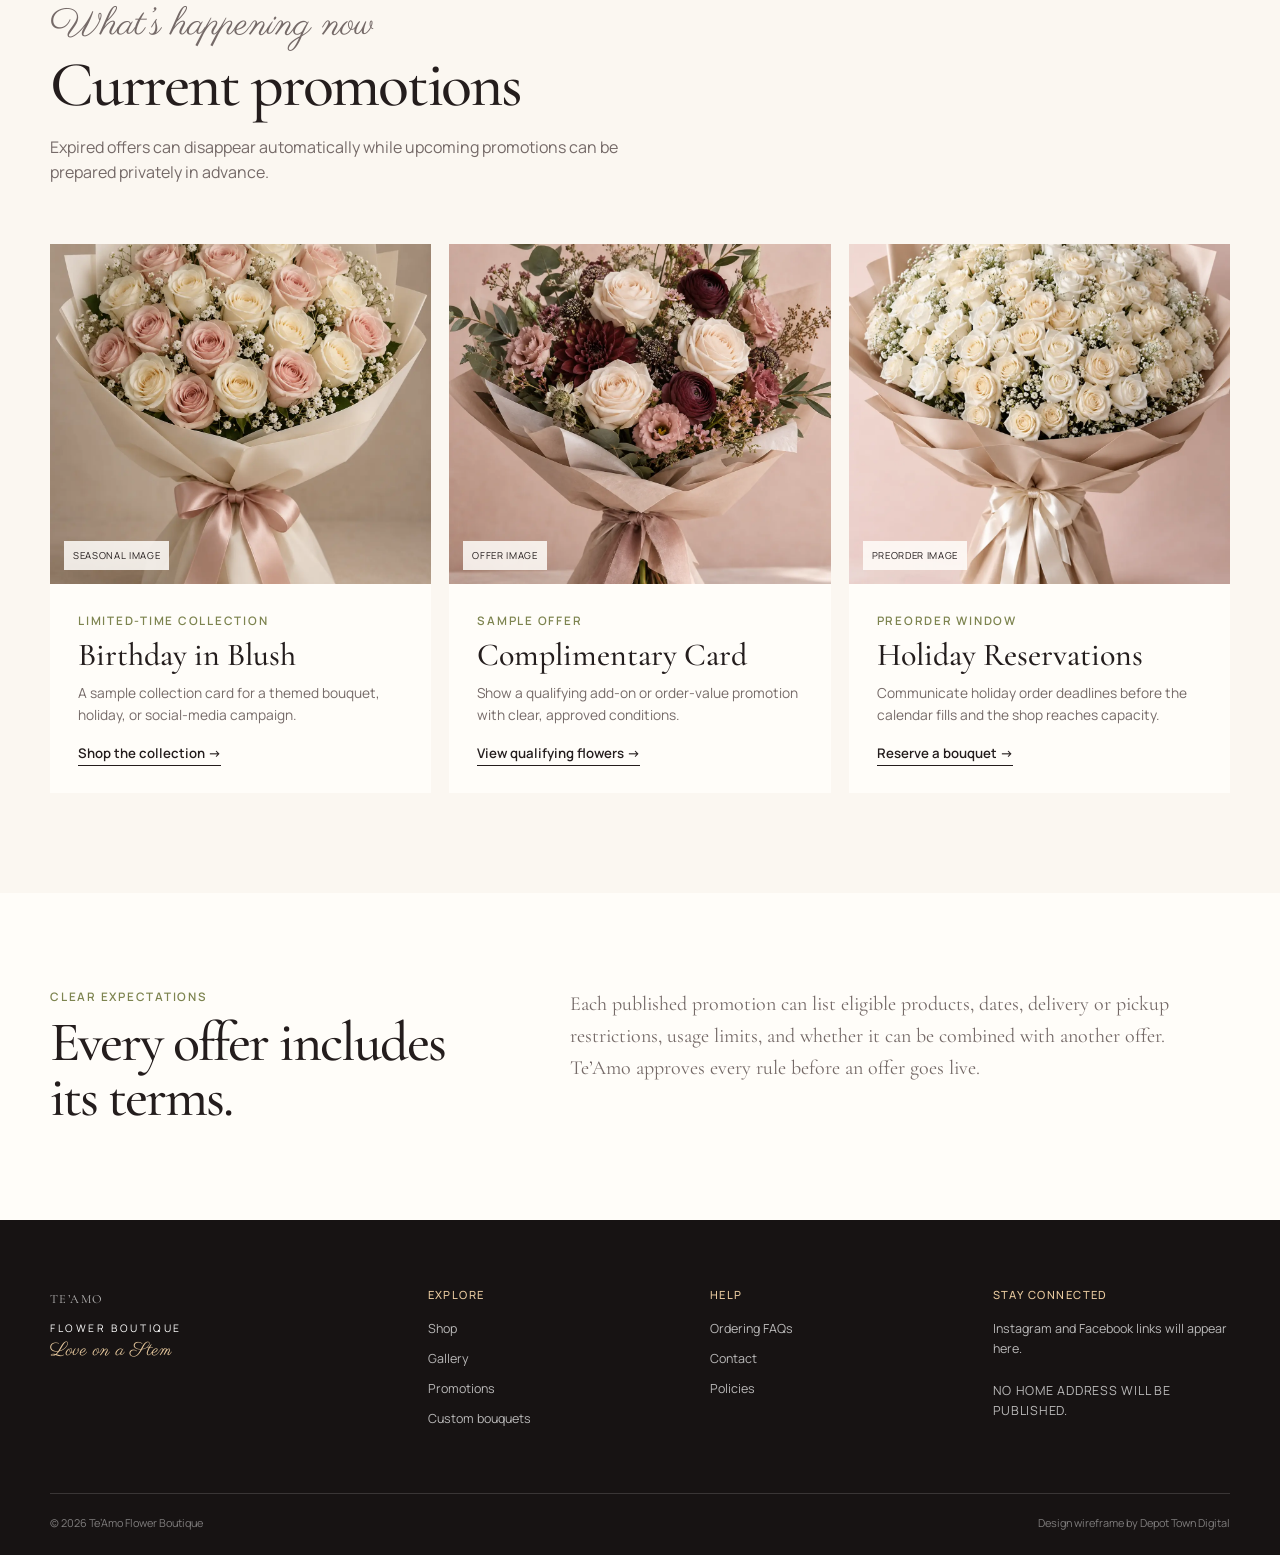
<file: docs/promotions.html>
<!doctype html>
<html lang="en">
<head><meta charset="utf-8"><meta name="viewport" content="width=device-width, initial-scale=1"><meta name="robots" content="noindex, nofollow, noarchive"><meta name="description" content="Sample promotions page wireframe for Te'Amo Flower Boutique."><title>Promotions — Te'Amo Flower Boutique</title><link rel="preconnect" href="https://fonts.googleapis.com"><link rel="preconnect" href="https://fonts.gstatic.com" crossorigin><link href="https://fonts.googleapis.com/css2?family=Cormorant+Garamond:wght@400;500;600&family=Manrope:wght@400;500;600&family=Parisienne&display=swap" rel="stylesheet"><link rel="stylesheet" href="styles.css"></head>
<body>
  <div class="prototype-bar"><span>Client design wireframe</span><span>All offers and dates require Te’Amo approval before publication</span></div>
  <header class="site-header" id="top"><a class="wordmark" href="index.html" aria-label="Te'Amo Flower Boutique home"><span class="wordmark-main">TE’AMO</span><span class="wordmark-sub">FLOWER BOUTIQUE</span><span class="wordmark-tag">Love on a Stem</span></a><nav class="desktop-nav" aria-label="Primary navigation"><a href="shop.html">Shop</a><a href="index.html#customize">Custom Bouquets</a><a href="gallery.html">Gallery</a><a class="current" href="promotions.html">Promotions</a><a href="index.html#programs">Programs</a><a href="index.html#contact">Contact</a></nav><div class="header-actions"><a class="cart-button" href="shop.html">Shop bag</a><button class="menu-button" id="menuButton" aria-expanded="false" aria-controls="mobileNav">Menu</button></div></header>
  <nav class="mobile-nav" id="mobileNav" aria-label="Mobile navigation" hidden><a href="shop.html">Shop</a><a href="index.html#customize">Custom Bouquets</a><a href="gallery.html">Gallery</a><a href="promotions.html">Promotions</a><a href="index.html#programs">Programs</a><a href="index.html#contact">Contact</a></nav>
  <main>
    <section class="promotion-hero"><div class="page-shell promotion-hero-grid"><div><p class="script-kicker">A little more love</p><h1>Offers & occasions</h1><p>A home for current deals, seasonal ordering windows, and limited collections—without crowding the main shop.</p><span class="policy-badge light-badge">Sample promotions for layout review</span></div><div class="promotion-hero-photo"><img src="assets/builder-full.webp" alt="Sample red rose promotional image"><span>Sample promotion image</span></div></div></section>
    <section class="current-offer page-shell" aria-labelledby="featured-offer-title"><div class="offer-visual"><img src="assets/sample-rose-bouquet.webp" alt="Sample blush rose promotion"><span>Featured offer image</span></div><div class="offer-copy"><p class="eyebrow">Featured offer · sample only</p><h2 id="featured-offer-title">Make their day, beautifully.</h2><p>Use this prominent space for Te’Amo’s strongest current promotion, a holiday preorder window, or a limited bouquet collection.</p><div class="offer-code"><span>Sample code</span><strong>LOVEONASTEM</strong></div><p class="offer-fine-print">Sample expiration date, qualifying products, delivery restrictions, and offer terms will appear here.</p><a class="button button-dark" href="shop.html">Shop eligible bouquets</a></div></section>
    <section class="promotions-list"><div class="page-shell"><div class="section-heading"><div><p class="script-kicker">What’s happening now</p><h2>Current promotions</h2><p>Expired offers can disappear automatically while upcoming promotions can be prepared privately in advance.</p></div></div><div class="promotion-card-grid">
      <article class="promotion-card reveal"><div class="promotion-image"><img src="assets/builder-classic.webp" alt="Sample blush and ivory bouquet"><span>Seasonal image</span></div><div class="promotion-body"><p class="eyebrow">Limited-time collection</p><h3>Birthday in Blush</h3><p>A sample collection card for a themed bouquet, holiday, or social-media campaign.</p><a class="text-link" href="shop.html">Shop the collection →</a></div></article>
      <article class="promotion-card reveal"><div class="promotion-image"><img src="assets/sample-mixed-bouquet.webp" alt="Sample mixed bouquet"><span>Offer image</span></div><div class="promotion-body"><p class="eyebrow">Sample offer</p><h3>Complimentary Card</h3><p>Show a qualifying add-on or order-value promotion with clear, approved conditions.</p><a class="text-link" href="shop.html">View qualifying flowers →</a></div></article>
      <article class="promotion-card reveal"><div class="promotion-image"><img src="assets/builder-grand.webp" alt="Sample white rose bouquet"><span>Preorder image</span></div><div class="promotion-body"><p class="eyebrow">Preorder window</p><h3>Holiday Reservations</h3><p>Communicate holiday order deadlines before the calendar fills and the shop reaches capacity.</p><a class="text-link" href="shop.html">Reserve a bouquet →</a></div></article>
    </div></div></section>
    <section class="promotion-note page-shell"><div><p class="eyebrow">Clear expectations</p><h2>Every offer includes its terms.</h2></div><p>Each published promotion can list eligible products, dates, delivery or pickup restrictions, usage limits, and whether it can be combined with another offer. Te’Amo approves every rule before an offer goes live.</p></section>
  </main>
  <footer class="site-footer"><div class="page-shell footer-grid"><div class="footer-brand"><p>TE’AMO</p><span>FLOWER BOUTIQUE</span><small>Love on a Stem</small></div><div><h3>Explore</h3><a href="shop.html">Shop</a><a href="gallery.html">Gallery</a><a href="promotions.html">Promotions</a><a href="index.html#customize">Custom bouquets</a></div><div><h3>Help</h3><a href="index.html#faq-heading">Ordering FAQs</a><a href="index.html#contact">Contact</a><a href="index.html#contact">Policies</a></div><div><h3>Stay connected</h3><p>Instagram and Facebook links will appear here.</p><p class="content-note">No home address will be published.</p></div></div><div class="page-shell footer-bottom"><span>© 2026 Te’Amo Flower Boutique</span><span>Design wireframe by Depot Town Digital</span></div></footer>
  <script src="app.js"></script>
</body>
</html>
</file>
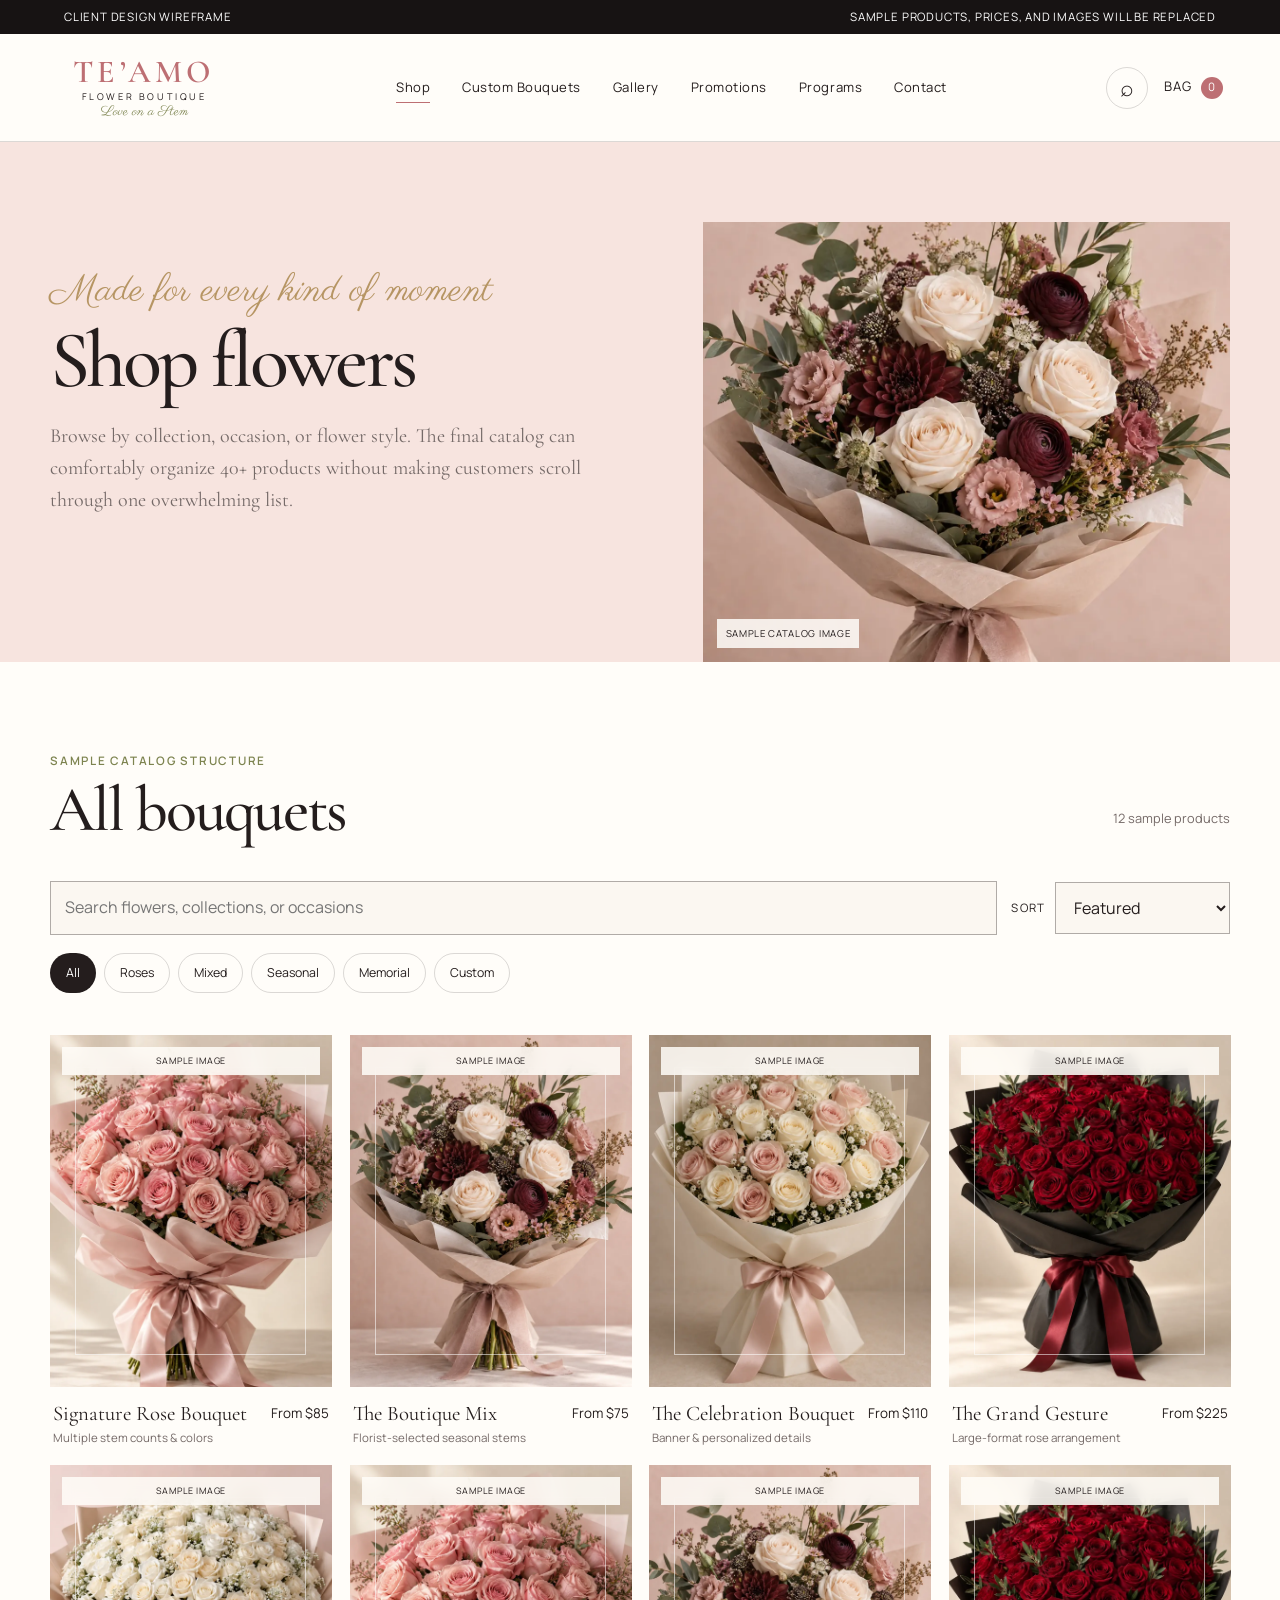
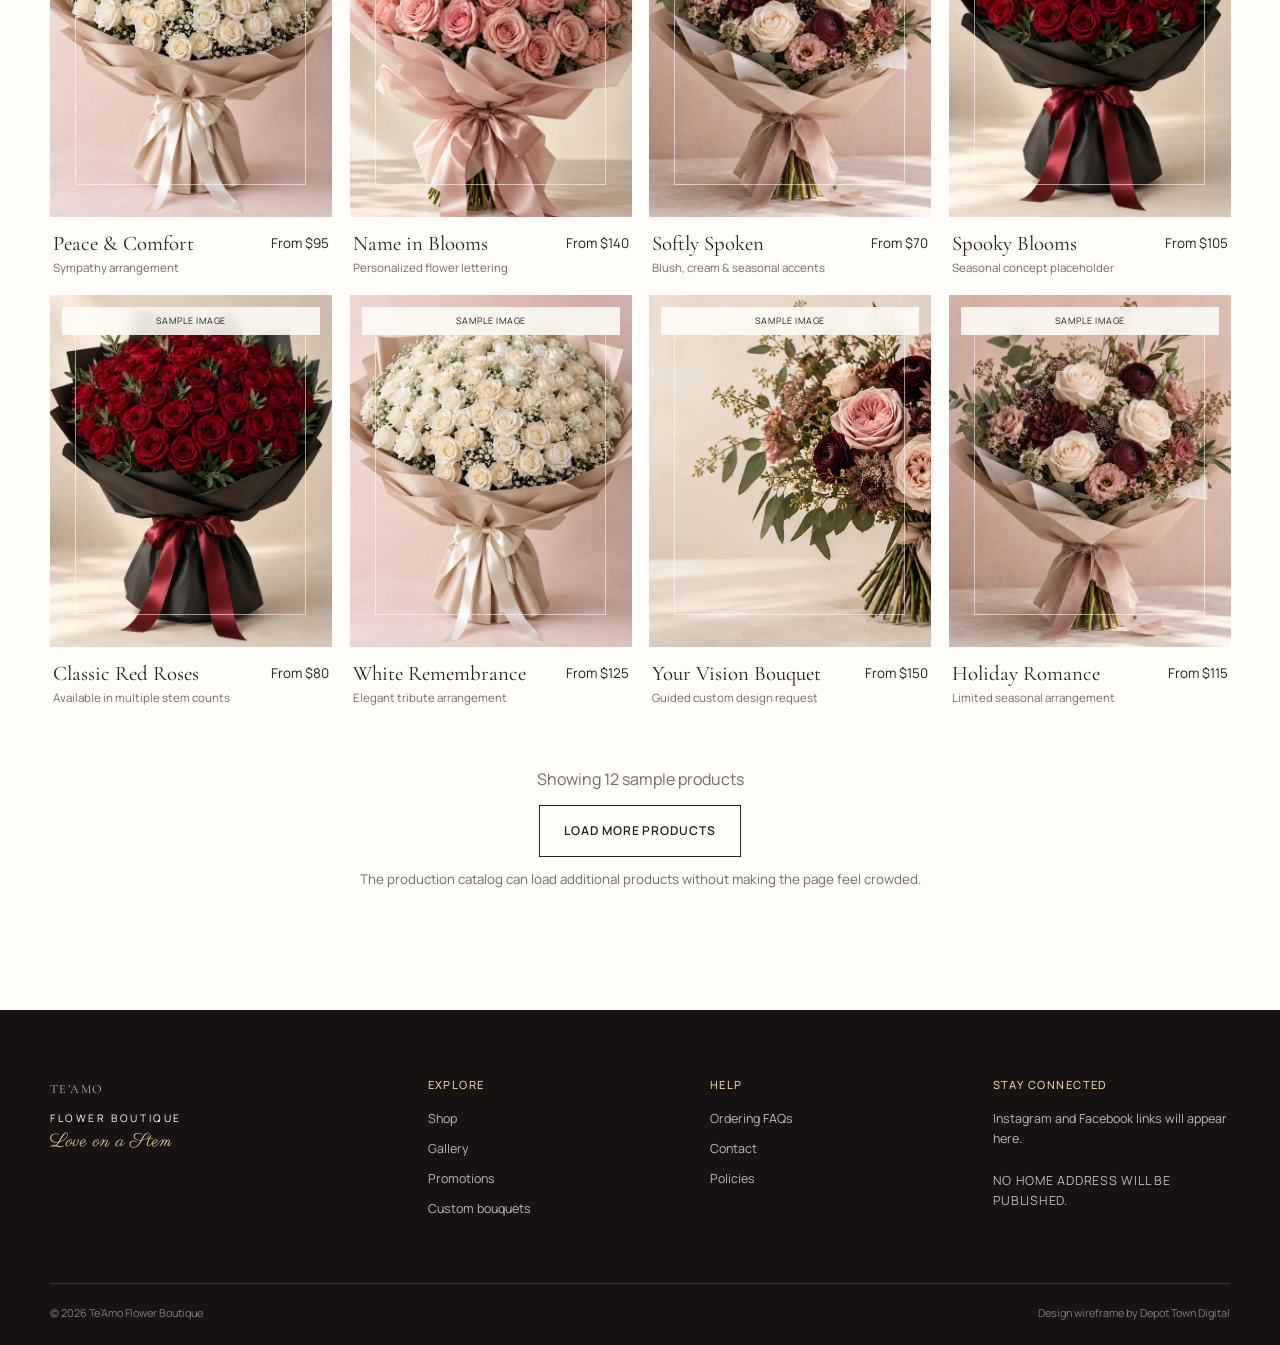
<file: docs/shop.html>
<!doctype html>
<html lang="en">
<head>
  <meta charset="utf-8">
  <meta name="viewport" content="width=device-width, initial-scale=1">
  <meta name="robots" content="noindex, nofollow, noarchive">
  <meta name="description" content="Browse the sample Te'Amo Flower Boutique catalog wireframe.">
  <title>Shop — Te'Amo Flower Boutique</title>
  <link rel="preconnect" href="https://fonts.googleapis.com">
  <link rel="preconnect" href="https://fonts.gstatic.com" crossorigin>
  <link href="https://fonts.googleapis.com/css2?family=Cormorant+Garamond:wght@400;500;600&family=Manrope:wght@400;500;600&family=Parisienne&display=swap" rel="stylesheet">
  <link rel="stylesheet" href="styles.css">
</head>
<body>
  <div class="prototype-bar"><span>Client design wireframe</span><span>Sample products, prices, and images will be replaced</span></div>
  <header class="site-header" id="top">
    <a class="wordmark" href="index.html" aria-label="Te'Amo Flower Boutique home"><span class="wordmark-main">TE’AMO</span><span class="wordmark-sub">FLOWER BOUTIQUE</span><span class="wordmark-tag">Love on a Stem</span></a>
    <nav class="desktop-nav" aria-label="Primary navigation"><a class="current" href="shop.html">Shop</a><a href="index.html#customize">Custom Bouquets</a><a href="gallery.html">Gallery</a><a href="promotions.html">Promotions</a><a href="index.html#programs">Programs</a><a href="index.html#contact">Contact</a></nav>
    <div class="header-actions"><button class="icon-button" id="searchButton" aria-label="Search products"><span aria-hidden="true">⌕</span></button><button class="cart-button" id="cartButton" aria-label="Open shopping bag">Bag <span class="cart-count" id="cartCount">0</span></button><button class="menu-button" id="menuButton" aria-expanded="false" aria-controls="mobileNav">Menu</button></div>
  </header>
  <nav class="mobile-nav" id="mobileNav" aria-label="Mobile navigation" hidden><a href="shop.html">Shop</a><a href="index.html#customize">Custom Bouquets</a><a href="gallery.html">Gallery</a><a href="promotions.html">Promotions</a><a href="index.html#programs">Programs</a><a href="index.html#contact">Contact</a></nav>

  <main>
    <section class="interior-hero shop-hero">
      <div class="page-shell interior-hero-grid">
        <div><p class="script-kicker">Made for every kind of moment</p><h1>Shop flowers</h1><p>Browse by collection, occasion, or flower style. The final catalog can comfortably organize 40+ products without making customers scroll through one overwhelming list.</p></div>
        <div class="interior-hero-image"><img src="assets/sample-mixed-bouquet.webp" alt="Sample mixed bouquet photograph"><span>Sample catalog image</span></div>
      </div>
    </section>

    <section class="catalog-section page-shell" aria-labelledby="catalog-title">
      <div class="catalog-heading"><div><p class="eyebrow">Sample catalog structure</p><h2 id="catalog-title">All bouquets</h2></div><p id="resultCount" class="result-count">12 sample products</p></div>
      <div class="catalog-controls">
        <label class="catalog-search"><span class="sr-only">Search sample products</span><input id="catalogSearch" type="search" placeholder="Search flowers, collections, or occasions"></label>
        <label class="catalog-sort"><span>Sort</span><select id="shopSort"><option value="featured">Featured</option><option value="price-low">Price: low to high</option><option value="price-high">Price: high to low</option><option value="name">Name</option></select></label>
      </div>
      <div class="filter-row catalog-filters" aria-label="Filter sample products" data-filter-scope="#shopCatalog">
        <button class="filter-chip active" data-filter="all">All</button><button class="filter-chip" data-filter="roses">Roses</button><button class="filter-chip" data-filter="mixed">Mixed</button><button class="filter-chip" data-filter="seasonal">Seasonal</button><button class="filter-chip" data-filter="memorial">Memorial</button><button class="filter-chip" data-filter="custom">Custom</button>
      </div>

      <div class="product-grid catalog-grid" id="shopCatalog">
        <article class="product-card reveal" data-category="roses" data-name="Signature Rose Bouquet" data-price="85" data-tilt><button class="product-image" data-product="Signature Rose Bouquet"><img class="product-photo primary-photo" src="assets/sample-rose-bouquet.webp" alt="Sample blush rose bouquet"><img class="product-photo alternate-photo" src="assets/builder-classic.webp" alt="Sample blush and ivory bouquet"><span class="sample-label">Sample image</span><span class="quick-view">Quick view</span></button><div class="product-info"><div><p class="product-name">Signature Rose Bouquet</p><p class="product-meta">Multiple stem counts & colors</p></div><p class="product-price">From $85</p></div></article>
        <article class="product-card reveal" data-category="mixed" data-name="The Boutique Mix" data-price="75" data-tilt><button class="product-image" data-product="The Boutique Mix"><img class="product-photo primary-photo" src="assets/sample-mixed-bouquet.webp" alt="Sample mixed bouquet"><img class="product-photo alternate-photo" src="assets/hero-bouquet.webp" alt="Sample mixed bouquet detail"><span class="sample-label">Sample image</span><span class="quick-view">Quick view</span></button><div class="product-info"><div><p class="product-name">The Boutique Mix</p><p class="product-meta">Florist-selected seasonal stems</p></div><p class="product-price">From $75</p></div></article>
        <article class="product-card reveal" data-category="seasonal" data-name="The Celebration Bouquet" data-price="110" data-tilt><button class="product-image" data-product="The Celebration Bouquet"><img class="product-photo primary-photo" src="assets/builder-classic.webp" alt="Sample celebration bouquet"><img class="product-photo alternate-photo" src="assets/sample-rose-bouquet.webp" alt="Sample rose detail"><span class="sample-label">Sample image</span><span class="quick-view">Quick view</span></button><div class="product-info"><div><p class="product-name">The Celebration Bouquet</p><p class="product-meta">Banner & personalized details</p></div><p class="product-price">From $110</p></div></article>
        <article class="product-card reveal" data-category="roses" data-name="The Grand Gesture" data-price="225" data-tilt><button class="product-image" data-product="The Grand Gesture"><img class="product-photo primary-photo" src="assets/builder-full.webp" alt="Sample red rose bouquet"><img class="product-photo alternate-photo" src="assets/builder-grand.webp" alt="Sample grand white bouquet"><span class="sample-label">Sample image</span><span class="quick-view">Quick view</span></button><div class="product-info"><div><p class="product-name">The Grand Gesture</p><p class="product-meta">Large-format rose arrangement</p></div><p class="product-price">From $225</p></div></article>
        <article class="product-card reveal" data-category="memorial" data-name="Peace and Comfort" data-price="95" data-tilt><button class="product-image" data-product="Peace and Comfort"><img class="product-photo primary-photo image-crop-one" src="assets/builder-grand.webp" alt="Sample white memorial arrangement"><img class="product-photo alternate-photo" src="assets/sample-mixed-bouquet.webp" alt="Sample floral detail"><span class="sample-label">Sample image</span><span class="quick-view">Quick view</span></button><div class="product-info"><div><p class="product-name">Peace & Comfort</p><p class="product-meta">Sympathy arrangement</p></div><p class="product-price">From $95</p></div></article>
        <article class="product-card reveal" data-category="custom" data-name="Name in Blooms" data-price="140" data-tilt><button class="product-image" data-product="Name in Blooms"><img class="product-photo primary-photo" src="assets/sample-rose-bouquet.webp" alt="Sample personalized bouquet"><img class="product-photo alternate-photo" src="assets/builder-classic.webp" alt="Sample custom bouquet"><span class="sample-label">Sample image</span><span class="quick-view">Quick view</span></button><div class="product-info"><div><p class="product-name">Name in Blooms</p><p class="product-meta">Personalized flower lettering</p></div><p class="product-price">From $140</p></div></article>
        <article class="product-card reveal" data-category="mixed" data-name="Softly Spoken" data-price="70" data-tilt><button class="product-image" data-product="Softly Spoken"><img class="product-photo primary-photo image-crop-two" src="assets/sample-mixed-bouquet.webp" alt="Sample soft mixed bouquet"><img class="product-photo alternate-photo" src="assets/hero-bouquet.webp" alt="Sample bouquet closeup"><span class="sample-label">Sample image</span><span class="quick-view">Quick view</span></button><div class="product-info"><div><p class="product-name">Softly Spoken</p><p class="product-meta">Blush, cream & seasonal accents</p></div><p class="product-price">From $70</p></div></article>
        <article class="product-card reveal" data-category="seasonal" data-name="Spooky Blooms" data-price="105" data-tilt><button class="product-image" data-product="Spooky Blooms"><img class="product-photo primary-photo" src="assets/builder-full.webp" alt="Sample seasonal red bouquet"><img class="product-photo alternate-photo" src="assets/sample-mixed-bouquet.webp" alt="Sample seasonal floral detail"><span class="sample-label">Sample image</span><span class="quick-view">Quick view</span></button><div class="product-info"><div><p class="product-name">Spooky Blooms</p><p class="product-meta">Seasonal concept placeholder</p></div><p class="product-price">From $105</p></div></article>
        <article class="product-card reveal" data-category="roses" data-name="Classic Red Roses" data-price="80" data-tilt><button class="product-image" data-product="Classic Red Roses"><img class="product-photo primary-photo" src="assets/builder-full.webp" alt="Sample classic red roses"><img class="product-photo alternate-photo" src="assets/sample-rose-bouquet.webp" alt="Sample rose bouquet"><span class="sample-label">Sample image</span><span class="quick-view">Quick view</span></button><div class="product-info"><div><p class="product-name">Classic Red Roses</p><p class="product-meta">Available in multiple stem counts</p></div><p class="product-price">From $80</p></div></article>
        <article class="product-card reveal" data-category="memorial" data-name="White Remembrance" data-price="125" data-tilt><button class="product-image" data-product="White Remembrance"><img class="product-photo primary-photo" src="assets/builder-grand.webp" alt="Sample white remembrance bouquet"><img class="product-photo alternate-photo" src="assets/builder-classic.webp" alt="Sample ivory bouquet"><span class="sample-label">Sample image</span><span class="quick-view">Quick view</span></button><div class="product-info"><div><p class="product-name">White Remembrance</p><p class="product-meta">Elegant tribute arrangement</p></div><p class="product-price">From $125</p></div></article>
        <article class="product-card reveal" data-category="custom" data-name="Your Vision Bouquet" data-price="150" data-tilt><button class="product-image" data-product="Your Vision Bouquet"><img class="product-photo primary-photo" src="assets/hero-bouquet.webp" alt="Sample custom bouquet"><img class="product-photo alternate-photo" src="assets/sample-mixed-bouquet.webp" alt="Sample mixed custom bouquet"><span class="sample-label">Sample image</span><span class="quick-view">Quick view</span></button><div class="product-info"><div><p class="product-name">Your Vision Bouquet</p><p class="product-meta">Guided custom design request</p></div><p class="product-price">From $150</p></div></article>
        <article class="product-card reveal" data-category="seasonal" data-name="Holiday Romance" data-price="115" data-tilt><button class="product-image" data-product="Holiday Romance"><img class="product-photo primary-photo" src="assets/sample-mixed-bouquet.webp" alt="Sample holiday bouquet"><img class="product-photo alternate-photo" src="assets/builder-full.webp" alt="Sample red holiday bouquet"><span class="sample-label">Sample image</span><span class="quick-view">Quick view</span></button><div class="product-info"><div><p class="product-name">Holiday Romance</p><p class="product-meta">Limited seasonal arrangement</p></div><p class="product-price">From $115</p></div></article>
      </div>
      <div class="catalog-empty" id="catalogEmpty" hidden><h3>No sample bouquets match that search.</h3><p>The production catalog can suggest related products or invite a custom request.</p></div>
      <div class="load-more-block"><p>Showing 12 sample products</p><button class="button button-outline" type="button" id="loadMore">Load more products</button><small>The production catalog can load additional products without making the page feel crowded.</small></div>
    </section>
  </main>

  <footer class="site-footer"><div class="page-shell footer-grid"><div class="footer-brand"><p>TE’AMO</p><span>FLOWER BOUTIQUE</span><small>Love on a Stem</small></div><div><h3>Explore</h3><a href="shop.html">Shop</a><a href="gallery.html">Gallery</a><a href="promotions.html">Promotions</a><a href="index.html#customize">Custom bouquets</a></div><div><h3>Help</h3><a href="index.html#faq-heading">Ordering FAQs</a><a href="index.html#contact">Contact</a><a href="index.html#contact">Policies</a></div><div><h3>Stay connected</h3><p>Instagram and Facebook links will appear here.</p><p class="content-note">No home address will be published.</p></div></div><div class="page-shell footer-bottom"><span>© 2026 Te’Amo Flower Boutique</span><span>Design wireframe by Depot Town Digital</span></div></footer>

  <aside class="cart-drawer" id="cartDrawer" aria-labelledby="cartTitle" aria-hidden="true"><div class="drawer-header"><h2 id="cartTitle">Your bag</h2><button class="close-button" id="closeCart" aria-label="Close bag">×</button></div><div class="cart-empty" id="cartEmpty"><p>Your bag is ready for something lovely.</p><a href="shop.html" class="text-link close-cart-link">Browse bouquets →</a></div><div id="cartItems"></div><div class="drawer-footer" id="cartFooter" hidden><div><span>Sample subtotal</span><strong id="cartSubtotal">$0</strong></div><button class="button button-dark" id="checkoutButton">Preview checkout</button><small>Taxes and delivery are calculated after client rules are approved.</small></div></aside><div class="scrim" id="scrim" hidden></div>
  <dialog class="product-dialog" id="productDialog"><button class="close-button dialog-close" id="closeProduct" aria-label="Close product details">×</button><div class="dialog-layout"><div class="dialog-photo builder-visual"><div class="builder-main-image"><img id="builderMainImage" src="assets/builder-classic.webp" alt="Sample classic bouquet option"></div><div class="builder-thumbnails" aria-label="Preview sample bouquet sizes"><button type="button" class="builder-thumb active" data-size-value="85" data-image="assets/builder-classic.webp" data-alt="Sample classic bouquet option"><img src="assets/builder-classic.webp" alt=""><span>Classic</span></button><button type="button" class="builder-thumb" data-size-value="125" data-image="assets/builder-full.webp" data-alt="Sample full bouquet option"><img src="assets/builder-full.webp" alt=""><span>Full</span></button><button type="button" class="builder-thumb" data-size-value="185" data-image="assets/builder-grand.webp" data-alt="Sample grand bouquet option"><img src="assets/builder-grand.webp" alt=""><span>Grand</span></button></div><p class="builder-image-note">Sample imagery · final photos will show Te’Amo’s actual sizes and options</p></div><form class="product-form" id="productForm"><p class="eyebrow">Sample product flow</p><h2 id="dialogProductName">Signature Rose Bouquet</h2><p class="dialog-description">A placeholder description will be replaced with approved product details.</p><div class="price-line">Starting at <strong id="dialogPrice">$85</strong></div><fieldset><legend>1. Bouquet size</legend><div class="choice-grid"><label><input type="radio" name="size" value="85" checked><span>Classic<small>Sample</small></span></label><label><input type="radio" name="size" value="125"><span>Full<small>+$40</small></span></label><label><input type="radio" name="size" value="185"><span>Grand<small>+$100</small></span></label></div></fieldset><label>2. Flower color<select name="color"><option>Blush pink</option><option>Classic red</option><option>White & cream</option><option>Tinted color — price pending</option></select></label><label>3. Wrapping color<select name="wrap"><option>Florist’s choice</option><option>Soft blush</option><option>Ivory</option><option>Black</option></select></label><fieldset><legend>4. Add a detail</legend><label class="check-option"><input type="checkbox" name="addon" value="15"> Personalized banner <span>+$15 sample</span></label><label class="check-option"><input type="checkbox" name="addon" value="8"> Handwritten card <span>+$8 sample</span></label></fieldset><label>5. Card or personalization message<textarea name="message" rows="2" maxlength="120" placeholder="Enter the message exactly as it should appear"></textarea><small class="field-help">Character limit and approval rules pending</small></label><div class="fulfillment-choice"><label><input type="radio" name="fulfillment" value="Delivery" checked> Delivery</label><label><input type="radio" name="fulfillment" value="Pickup"> Pickup</label></div><label>6. Requested date<input type="date" name="date"></label><button class="button button-dark" type="submit">Add to bag · <span id="addPrice">$85</span></button></form></div></dialog>
  <dialog class="checkout-dialog" id="checkoutDialog"><button class="close-button dialog-close" id="closeCheckout" aria-label="Close checkout preview">×</button><p class="eyebrow">Checkout flow preview</p><h2>Clear details before payment</h2><div class="checkout-steps"><span class="active">1 Bag</span><span>2 Delivery</span><span>3 Payment</span><span>4 Confirmation</span></div><div class="checkout-placeholder"><p>The production checkout will collect the approved recipient, delivery/pickup, billing, and order details before sending the customer to a secure hosted payment screen.</p><strong>No card information is collected in this wireframe.</strong></div><button class="button button-dark" id="finishPreview">Finish preview</button></dialog>
  <script src="app.js"></script>
</body>
</html>
</file>
<file: docs/styles.css>
:root {
  --ink: #241d1d;
  --black: #171313;
  --cream: #fbf7f1;
  --paper: #fffdf9;
  --blush: #efc8c3;
  --soft-blush: #f7e4df;
  --rose: #bd6f73;
  --wine: #65383d;
  --olive: #7d8450;
  --gold: #b69563;
  --muted: #756a68;
  --line: rgba(36, 29, 29, .16);
  --serif: "Cormorant Garamond", Georgia, serif;
  --sans: "Manrope", Arial, sans-serif;
  --script: "Parisienne", cursive;
}

* { box-sizing: border-box; }
html { scroll-behavior: smooth; }
body { margin: 0; color: var(--ink); background: var(--paper); font-family: var(--sans); font-size: 16px; line-height: 1.6; }
button, input, textarea, select { font: inherit; }
button, a { -webkit-tap-highlight-color: transparent; }
a { color: inherit; text-decoration: none; }
button { color: inherit; }
.page-shell { width: min(1180px, calc(100% - 48px)); margin-inline: auto; }
.prototype-bar { min-height: 34px; padding: 6px 5vw; display: flex; justify-content: space-between; gap: 24px; align-items: center; background: var(--black); color: #fff; font-size: .72rem; letter-spacing: .07em; text-transform: uppercase; }

.site-header { height: 108px; padding: 14px max(24px, 4vw); display: grid; grid-template-columns: auto 1fr auto; align-items: center; gap: 36px; background: rgba(255,253,249,.96); border-bottom: 1px solid var(--line); position: sticky; top: 0; z-index: 30; backdrop-filter: blur(12px); }
.wordmark { width: 186px; text-align: center; display: grid; line-height: 1; }
.wordmark-main { font-family: var(--serif); font-size: 2rem; letter-spacing: .13em; font-weight: 600; color: var(--rose); }
.wordmark-sub { font-size: .58rem; letter-spacing: .28em; margin-top: 4px; }
.wordmark-tag { font-family: var(--script); font-size: .9rem; color: var(--olive); margin-top: 4px; }
.desktop-nav { display: flex; justify-content: center; gap: clamp(18px, 2.5vw, 38px); font-size: .82rem; letter-spacing: .04em; }
.desktop-nav a { padding: 12px 0; position: relative; }
.desktop-nav a::after { content: ""; position: absolute; left: 0; right: 100%; bottom: 7px; height: 1px; background: var(--rose); transition: right .2s ease; }
.desktop-nav a:hover::after, .desktop-nav a:focus-visible::after { right: 0; }
.desktop-nav a.current::after { right: 0; }
.header-actions { display: flex; align-items: center; gap: 10px; }
.icon-button, .cart-button, .menu-button, .close-button { background: transparent; border: 0; cursor: pointer; }
.icon-button { width: 42px; height: 42px; border: 1px solid var(--line); border-radius: 50%; font-size: 1.45rem; }
.cart-button { white-space: nowrap; font-size: .82rem; text-transform: uppercase; letter-spacing: .08em; }
.cart-count { display: inline-grid; place-items: center; min-width: 22px; height: 22px; margin-left: 5px; border-radius: 50%; background: var(--rose); color: white; font-size: .72rem; }
.menu-button { display: none; font-size: .8rem; text-transform: uppercase; letter-spacing: .08em; }
.mobile-nav { position: fixed; top: 142px; inset-inline: 0; padding: 18px 24px 26px; background: var(--paper); border-bottom: 1px solid var(--line); z-index: 29; }
.mobile-nav a { display: flex; align-items: center; gap: 12px; padding: 12px 0; border-bottom: 1px solid var(--line); font-family: var(--serif); font-size: 1.35rem; }
.mobile-nav a::before { content: ""; width: 23px; height: 23px; flex: 0 0 23px; background: var(--rose); -webkit-mask: url('assets/rose-line.svg') center/contain no-repeat; mask: url('assets/rose-line.svg') center/contain no-repeat; opacity: .88; transition: transform .3s ease, opacity .3s ease; }
.mobile-nav a:hover::before, .mobile-nav a:focus-visible::before { transform: translateY(-1px) rotate(-4deg); opacity: 1; }

.hero { min-height: 680px; position: relative; display: grid; align-items: center; overflow: hidden; background: var(--cream); }
.hero-image { position: absolute; inset: 0; width: 100%; height: 100%; object-fit: cover; object-position: center; animation: hero-breathe 14s ease-in-out infinite alternate; }
.hero-overlay { position: absolute; inset: 0; background: linear-gradient(90deg, rgba(251,247,241,.98) 0%, rgba(251,247,241,.93) 35%, rgba(251,247,241,.12) 68%, transparent 100%); }
.hero-content { width: min(1180px, calc(100% - 48px)); margin-inline: auto; position: relative; z-index: 2; padding: 84px 0 112px; }
.hero-content > * { max-width: 590px; }
.script-kicker { margin: 0 0 6px; font-family: var(--script); color: var(--gold); font-size: clamp(1.7rem, 3vw, 2.5rem); line-height: 1.2; }
h1, h2, h3, p { margin-top: 0; }
h1, h2, h3 { font-family: var(--serif); line-height: .98; font-weight: 500; }
h1 { font-size: clamp(3.35rem, 6.3vw, 6.5rem); letter-spacing: -.045em; margin-bottom: 24px; }
h2 { font-size: clamp(2.8rem, 5vw, 4.9rem); letter-spacing: -.035em; margin-bottom: 18px; }
h3 { font-size: 1.8rem; }
.hero-copy { font-family: var(--serif); font-size: 1.35rem; line-height: 1.45; color: #554a48; }
.hero-actions { margin-top: 34px; display: flex; gap: 24px; align-items: center; flex-wrap: wrap; }
.button { min-height: 52px; padding: 14px 24px; border: 1px solid var(--ink); display: inline-flex; align-items: center; justify-content: center; cursor: pointer; text-transform: uppercase; letter-spacing: .08em; font-size: .76rem; font-weight: 600; transition: transform .2s ease, background .2s ease; }
.button:hover { transform: translateY(-2px); }
.button-dark { background: var(--ink); color: white; }
.button-outline { background: transparent; color: var(--ink); }
.button-outline:hover { background: var(--ink); color: white; }
.text-link { border-bottom: 1px solid currentColor; font-size: .83rem; font-weight: 600; padding-bottom: 3px; }
.content-note { margin: 22px 0 0; font-size: .72rem; text-transform: uppercase; letter-spacing: .06em; color: var(--muted); }
.hero-proof { position: absolute; bottom: 0; left: 0; right: 0; z-index: 3; display: grid; grid-template-columns: repeat(3, 1fr); background: rgba(101,56,61,.94); color: #fff; }
.hero-proof span { padding: 17px; text-align: center; font-family: var(--serif); letter-spacing: .06em; border-right: 1px solid rgba(255,255,255,.25); }

.category-section, .custom-section, .story-section, .faq-section { padding-block: 110px; }
.section-heading { display: flex; justify-content: space-between; align-items: end; gap: 40px; margin-bottom: 42px; }
.section-heading p { max-width: 600px; color: var(--muted); }
.compact-heading h2 { font-size: clamp(2.7rem, 4vw, 4rem); margin-bottom: 0; }
.eyebrow { margin-bottom: 8px; text-transform: uppercase; font-size: .73rem; letter-spacing: .15em; font-weight: 600; color: var(--olive); }
.category-grid { display: grid; grid-template-columns: 1.15fr .85fr .85fr 1.15fr; gap: 14px; }
.category-card { min-height: 270px; padding: 22px; position: relative; display: flex; align-items: end; overflow: hidden; isolation: isolate; }
.category-card::before { content: ""; position: absolute; inset: 16px; border: 1px solid rgba(255,255,255,.55); z-index: -1; }
.category-card::after { content: ""; position: absolute; inset: 0; z-index: -2; background: linear-gradient(140deg, transparent 25%, rgba(0,0,0,.2)); transition: transform .35s ease; }
.category-card:hover::after { transform: scale(1.06); }
.category-card span { color: #fff; font-family: var(--serif); font-size: 2rem; line-height: 1; }
.category-card small { position: absolute; top: 25px; right: 25px; color: rgba(255,255,255,.85); text-transform: uppercase; font-size: .62rem; letter-spacing: .12em; }
.category-card.blush { background: #cc8d91; }
.category-card.cream { background: #bcae9d; }
.category-card.wine { background: var(--wine); }
.category-card.olive { background: var(--olive); }

.shop-section { padding-block: 105px; background: var(--cream); }
.filter-row { display: flex; gap: 8px; flex-wrap: wrap; justify-content: flex-end; }
.filter-chip { border: 1px solid var(--line); border-radius: 999px; padding: 9px 15px; background: transparent; cursor: pointer; font-size: .77rem; }
.filter-chip.active { background: var(--ink); color: white; }
.product-grid { display: grid; grid-template-columns: repeat(4, 1fr); gap: 18px; }
.product-card { transform-style: preserve-3d; transition: transform .18s ease-out, filter .25s ease; will-change: transform; }
.product-card:hover { filter: drop-shadow(0 18px 18px rgba(56,36,36,.12)); }
.product-card[hidden] { display: none; }
.product-image { width: 100%; aspect-ratio: 4/5; border: 0; padding: 22px; cursor: pointer; color: rgba(36,29,29,.66); display: flex; flex-direction: column; justify-content: center; align-items: center; position: relative; overflow: hidden; }
.product-image::before, .story-photo::before, .gallery-tile::before { content: ""; position: absolute; inset: 9%; border: 1px solid rgba(255,255,255,.55); z-index: 2; pointer-events: none; }
.product-image > span:first-child, .story-photo span, .gallery-tile span { font-family: var(--serif); font-size: 1.2rem; }
.product-image small { text-transform: uppercase; font-size: .6rem; letter-spacing: .12em; margin-top: 4px; }
.product-one { background: linear-gradient(145deg, #e8b8b2, #f7e8df); }
.product-two { background: linear-gradient(145deg, #d6c6b7, #eee5db); }
.product-three { background: linear-gradient(145deg, #a9686e, #e6b3aa); color: white; }
.product-four { background: linear-gradient(145deg, #7b514e, #c18a82); color: white; }
.product-photo { position: absolute; inset: 0; width: 100%; height: 100%; object-fit: cover; transition: opacity .65s ease, transform 1.1s cubic-bezier(.2,.75,.25,1); }
.primary-photo { opacity: 1; transform: scale(1.01); }
.alternate-photo { opacity: 0; transform: scale(1.08); }
.product-image:hover .primary-photo, .product-image:focus-visible .primary-photo { opacity: 0; transform: scale(1.08); }
.product-image:hover .alternate-photo, .product-image:focus-visible .alternate-photo { opacity: 1; transform: scale(1.01); }
.image-crop-one { object-position: 44% center; }
.image-crop-two { object-position: 58% center; }
.sample-label { position: absolute; top: 12px; left: 12px; right: 12px; z-index: 3; padding: 7px 9px; background: rgba(255,253,249,.86); color: var(--ink); font-family: var(--sans) !important; font-size: .56rem !important; letter-spacing: .06em; text-transform: uppercase; backdrop-filter: blur(7px); }
.quick-view { position: absolute; left: 12px; right: 12px; bottom: -50px; padding: 12px; background: rgba(255,253,249,.94); color: var(--ink); font-family: var(--sans) !important; text-transform: uppercase; font-size: .7rem !important; letter-spacing: .1em; transition: bottom .2s ease; }
.product-image:hover .quick-view, .product-image:focus-visible .quick-view { bottom: 12px; }
.product-info { display: flex; justify-content: space-between; gap: 12px; padding: 16px 3px 0; }
.product-name { font-family: var(--serif); font-size: 1.3rem; line-height: 1.1; margin-bottom: 3px; }
.product-meta { color: var(--muted); font-size: .72rem; margin: 0; }
.product-price { white-space: nowrap; font-size: .84rem; margin: 0; }
.section-end-link { display: flex; justify-content: center; padding-top: 52px; }
.heading-links { display: flex; align-items: center; gap: 22px; flex-wrap: wrap; }

.custom-section { display: grid; grid-template-columns: 1fr 1fr; align-items: center; gap: clamp(50px, 8vw, 120px); position: relative; }
.custom-intro > p:not(.eyebrow) { color: var(--muted); max-width: 550px; }
.custom-intro .button { margin-top: 18px; }
.steps-panel { border-block: 1px solid var(--line); }
.step { display: grid; grid-template-columns: 55px 1fr; gap: 18px; padding: 26px 0; border-bottom: 1px solid var(--line); }
.step:last-child { border-bottom: 0; }
.step > span { color: var(--rose); font-family: var(--serif); font-size: 1.2rem; }
.step h3 { font-size: 1.5rem; margin-bottom: 6px; }
.step p { color: var(--muted); margin: 0; font-size: .85rem; }

.programs-section { background: var(--wine); color: #fff; padding-block: 105px; }
.light-heading .script-kicker { color: #e7c99e; }
.program-grid { display: grid; grid-template-columns: repeat(3, 1fr); gap: 16px; }
.program-card { min-height: 390px; padding: 34px; display: flex; flex-direction: column; border: 1px solid rgba(255,255,255,.28); }
.featured-program { background: var(--soft-blush); color: var(--ink); border-color: transparent; transform: translateY(-18px); }
.program-number { font-family: var(--serif); color: #e7c99e; }
.featured-program .program-number { color: var(--rose); }
.program-card h3 { font-size: 2.25rem; margin: auto 0 18px; }
.program-card > p:not(.program-number) { color: rgba(255,255,255,.72); font-size: .9rem; }
.featured-program > p:not(.program-number) { color: var(--muted); }
.program-card a { margin-top: 24px; align-self: flex-start; border-bottom: 1px solid currentColor; font-size: .78rem; }
.policy-badge { align-self: flex-start; border: 1px solid var(--rose); color: var(--wine); padding: 6px 9px; font-size: .62rem; text-transform: uppercase; letter-spacing: .08em; }

.story-section { display: grid; grid-template-columns: 1fr 1fr; align-items: center; gap: clamp(50px, 8vw, 120px); }
.story-photo { min-height: 600px; position: relative; display: flex; flex-direction: column; align-items: center; justify-content: center; background: linear-gradient(155deg, #d8aaa3, #8b5659); color: white; }
.story-photo small { text-transform: uppercase; letter-spacing: .1em; }
.story-copy > p:not(.script-kicker) { color: var(--muted); }
blockquote { margin: 32px 0; padding: 24px 0 24px 28px; border-left: 2px solid var(--rose); font-family: var(--serif); font-size: 1.5rem; line-height: 1.35; }

.gallery-section { padding-block: 105px; background: var(--soft-blush); }
.gallery-grid { display: grid; grid-template-columns: 1.2fr 1fr 1fr; grid-template-rows: 250px 250px; gap: 14px; }
.gallery-tile { position: relative; display: grid; place-items: center; background: #c5a39f; color: white; }
.gallery-tile:nth-child(2) { background: #a77b77; }
.gallery-tile:nth-child(3) { background: #887e65; }
.gallery-tile:nth-child(4) { background: #bfae9d; }
.gallery-tile { background-size: cover; background-position: center; overflow: hidden; transition: transform .45s ease, filter .45s ease; }
.gallery-tile:nth-child(1), .gallery-tile:nth-child(3) { background-image: linear-gradient(rgba(101,56,61,.18),rgba(101,56,61,.18)), url('assets/sample-rose-bouquet.webp'); }
.gallery-tile:nth-child(2), .gallery-tile:nth-child(4) { background-image: linear-gradient(rgba(101,56,61,.18),rgba(101,56,61,.18)), url('assets/sample-mixed-bouquet.webp'); }
.gallery-tile:hover { transform: scale(.985); filter: saturate(1.08); }
.gallery-tile span { position: relative; z-index: 3; padding: 8px 10px; background: rgba(36,29,29,.52); font-family: var(--sans); font-size: .62rem; text-transform: uppercase; letter-spacing: .1em; }
.gallery-tile.tall { grid-row: 1 / 3; }
.gallery-tile.wide { grid-column: 2 / 4; }

.reviews-section { position: relative; overflow: hidden; padding-block: 110px; background: var(--paper); isolation: isolate; }
.reviews-shell { position: relative; z-index: 2; }
.reviews-heading { display: grid; grid-template-columns: 1fr .72fr; gap: 65px; align-items: end; margin-bottom: 46px; }
.reviews-heading h2 { margin-bottom: 0; }
.reviews-heading > p { color: var(--muted); }
.reviews-grid { display: grid; grid-template-columns: repeat(3, 1fr); gap: 16px; align-items: stretch; }
.review-card { min-height: 340px; padding: 32px; border: 1px solid var(--line); background: rgba(255,253,249,.9); display: flex; flex-direction: column; }
.featured-review { background: var(--wine); color: white; border-color: var(--wine); transform: translateY(-14px); }
.review-stars { color: var(--gold); letter-spacing: .18em; font-size: .77rem; }
.review-card blockquote { flex: 1; margin: 30px 0; padding: 0; border: 0; font-size: 1.45rem; }
.review-source { display: flex; justify-content: space-between; gap: 16px; align-items: end; padding-top: 19px; border-top: 1px solid var(--line); }
.featured-review .review-source { border-color: rgba(255,255,255,.22); }
.review-source > div { display: grid; }
.review-source strong { font-family: var(--serif); font-size: 1.05rem; }
.review-source span:not(.source-pill) { color: var(--muted); font-size: .68rem; }
.featured-review .review-source span:not(.source-pill) { color: rgba(255,255,255,.6); }
.source-pill { padding: 5px 8px; border: 1px solid currentColor; font-size: .58rem; text-transform: uppercase; letter-spacing: .08em; opacity: .72; }
.reviews-note { margin: 28px 0 0; color: var(--muted); text-align: center; font-size: .68rem; text-transform: uppercase; letter-spacing: .07em; }
.ambient-lights { position: fixed; inset: 0; z-index: 20; overflow: hidden; pointer-events: none; user-select: none; }
.glow-speck { position: absolute; top: -8vh; left: var(--left); width: var(--size); height: var(--size); border-radius: 50%; background: rgba(255, 246, 210, .98); box-shadow: 0 0 5px 1px rgba(255, 239, 181, .82), 0 0 13px 4px rgba(205, 142, 147, .22); opacity: 0; animation: light-fall var(--duration) linear var(--delay) infinite, light-twinkle var(--twinkle) ease-in-out var(--delay) infinite alternate; }
.glow-speck::after { content: ""; position: absolute; inset: -4px; background: linear-gradient(transparent 46%, rgba(255,255,255,.72) 49%, rgba(255,255,255,.72) 51%, transparent 54%), linear-gradient(90deg, transparent 46%, rgba(255,255,255,.64) 49%, rgba(255,255,255,.64) 51%, transparent 54%); transform: rotate(45deg); opacity: .55; }

.faq-section { display: grid; grid-template-columns: .75fr 1.25fr; gap: clamp(50px, 8vw, 120px); }
.faq-intro p:last-child { color: var(--muted); }
.accordion details { border-top: 1px solid var(--line); padding: 22px 0; }
.accordion details:last-child { border-bottom: 1px solid var(--line); }
.accordion summary { cursor: pointer; list-style: none; font-family: var(--serif); font-size: 1.35rem; display: flex; justify-content: space-between; gap: 20px; }
.accordion summary::after { content: "+"; color: var(--rose); }
.accordion details[open] summary::after { content: "−"; }
.accordion details p { margin: 14px 40px 0 0; color: var(--muted); font-size: .88rem; }

.contact-section { background: var(--blush); padding-block: 95px; }
.contact-grid { display: grid; grid-template-columns: .9fr 1.1fr; gap: clamp(45px, 8vw, 110px); }
.contact-grid > div > p:not(.script-kicker) { max-width: 520px; }
.contact-form { display: grid; gap: 17px; }
.contact-form label, .product-form > label { display: grid; gap: 7px; font-size: .75rem; text-transform: uppercase; letter-spacing: .08em; font-weight: 600; }
input, select, textarea { width: 100%; padding: 13px 14px; border: 1px solid rgba(36,29,29,.35); background: rgba(255,255,255,.62); color: var(--ink); border-radius: 0; }
textarea { resize: vertical; }
.form-message { min-height: 1.4em; color: var(--wine); margin: 0; font-size: .85rem; }

.site-footer { background: var(--black); color: #fff; padding: 70px 0 24px; }
.footer-grid { display: grid; grid-template-columns: 1.4fr repeat(3, 1fr); gap: 45px; }
.footer-brand { display: flex; flex-direction: column; }
.footer-brand p { font-family: var(--serif); font-size: 2.5rem; letter-spacing: .12em; color: var(--blush); margin-bottom: 0; }
.footer-brand span { font-size: .65rem; letter-spacing: .25em; }
.footer-brand small { font-family: var(--script); color: #e7c99e; font-size: 1.2rem; }
.footer-grid h3 { font-family: var(--sans); text-transform: uppercase; font-size: .7rem; letter-spacing: .13em; color: #e7c99e; margin-bottom: 18px; }
.footer-grid a, .footer-grid > div > p { display: block; margin-bottom: 10px; color: rgba(255,255,255,.7); font-size: .78rem; }
.footer-bottom { margin-top: 54px; padding-top: 20px; border-top: 1px solid rgba(255,255,255,.15); display: flex; justify-content: space-between; gap: 18px; color: rgba(255,255,255,.45); font-size: .68rem; }

.scrim { position: fixed; inset: 0; z-index: 50; background: rgba(23,19,19,.52); backdrop-filter: blur(2px); }
.cart-drawer { position: fixed; top: 0; right: 0; bottom: 0; width: min(460px, 94vw); padding: 28px; background: var(--paper); z-index: 60; transform: translateX(105%); transition: transform .25s ease; display: flex; flex-direction: column; }
.cart-drawer.open { transform: translateX(0); }
.drawer-header { display: flex; justify-content: space-between; align-items: center; padding-bottom: 20px; border-bottom: 1px solid var(--line); }
.drawer-header h2 { font-size: 2.5rem; margin: 0; }
.close-button { font-size: 2rem; line-height: 1; }
.cart-empty { margin: auto; text-align: center; color: var(--muted); }
.cart-item { display: grid; grid-template-columns: 70px 1fr auto; gap: 14px; padding: 18px 0; border-bottom: 1px solid var(--line); align-items: center; }
.cart-thumb { aspect-ratio: 1; background: var(--soft-blush); }
.cart-item h3 { font-size: 1.15rem; margin: 0 0 4px; }
.cart-item p { font-size: .72rem; color: var(--muted); margin: 0; }
.drawer-footer { margin-top: auto; padding-top: 22px; border-top: 1px solid var(--line); }
.drawer-footer > div { display: flex; justify-content: space-between; margin-bottom: 18px; }
.drawer-footer .button { width: 100%; }
.drawer-footer small { display: block; margin-top: 12px; color: var(--muted); font-size: .68rem; }

.search-overlay { position: fixed; inset: 0; z-index: 70; background: rgba(251,247,241,.97); padding: 14vh 24px; }
.search-panel { width: min(800px, 100%); margin-inline: auto; position: relative; }
.search-panel label { display: block; font-family: var(--serif); font-size: clamp(2rem, 5vw, 4rem); margin-bottom: 20px; }
.search-panel input { font-family: var(--serif); font-size: 1.4rem; background: transparent; border-width: 0 0 1px; padding-inline: 0; }
.search-panel .close-button { position: absolute; right: 0; top: -70px; }
.search-panel p { margin-top: 18px; color: var(--muted); }

dialog { border: 0; padding: 0; color: var(--ink); background: var(--paper); box-shadow: 0 30px 80px rgba(0,0,0,.28); }
dialog::backdrop { background: rgba(23,19,19,.62); backdrop-filter: blur(3px); }
.product-dialog { width: min(1100px, 94vw); max-height: 92vh; overflow: auto; }
.dialog-close { position: absolute; top: 18px; right: 20px; z-index: 3; }
.dialog-layout { display: grid; grid-template-columns: .9fr 1.1fr; min-height: 720px; }
.dialog-photo { background: linear-gradient(145deg, #dfaca6, #f2d9d2); display: flex; flex-direction: column; align-items: center; justify-content: center; color: var(--wine); }
.dialog-photo span { font-family: var(--serif); font-size: 1.5rem; }
.dialog-photo small { text-transform: uppercase; letter-spacing: .1em; }
.builder-visual { padding: 24px; justify-content: flex-start; gap: 14px; position: sticky; top: 0; height: 92vh; }
.builder-main-image { width: 100%; flex: 1; min-height: 430px; overflow: hidden; background: #ead6cf; }
.builder-main-image img { width: 100%; height: 100%; object-fit: cover; transition: opacity .25s ease, transform .6s ease; }
.builder-main-image img.is-changing { opacity: .35; transform: scale(1.02); }
.builder-thumbnails { width: 100%; display: grid; grid-template-columns: repeat(3, 1fr); gap: 8px; }
.builder-thumb { padding: 0; border: 1px solid transparent; background: rgba(255,255,255,.4); cursor: pointer; position: relative; overflow: hidden; }
.builder-thumb img { width: 100%; aspect-ratio: 1; object-fit: cover; display: block; }
.builder-thumb span { position: absolute; inset-inline: 0; bottom: 0; padding: 5px; background: rgba(36,29,29,.7); color: white; font-family: var(--sans); font-size: .65rem; }
.builder-thumb.active { border-color: var(--wine); box-shadow: 0 0 0 2px var(--soft-blush); }
.builder-image-note { margin: 0; color: rgba(36,29,29,.65); font-size: .62rem; text-align: center; text-transform: uppercase; letter-spacing: .06em; }
.product-form { padding: 48px; display: grid; gap: 19px; }
.product-form h2 { font-size: 3.4rem; margin-bottom: 0; }
.dialog-description { color: var(--muted); margin-bottom: 0; }
.price-line { font-size: .85rem; }
.price-line strong { font-family: var(--serif); font-size: 1.5rem; margin-left: 5px; }
fieldset { border: 0; padding: 0; margin: 0; }
legend { font-size: .75rem; text-transform: uppercase; letter-spacing: .08em; font-weight: 600; margin-bottom: 8px; }
.choice-grid { display: grid; grid-template-columns: repeat(3, 1fr); gap: 8px; }
.choice-grid input { position: absolute; opacity: 0; pointer-events: none; }
.choice-grid label span { min-height: 60px; padding: 10px; border: 1px solid var(--line); display: grid; place-items: center; cursor: pointer; font-size: .82rem; }
.choice-grid label small { color: var(--muted); font-size: .65rem; }
.choice-grid input:checked + span { border-color: var(--wine); background: var(--soft-blush); }
.check-option { display: flex; align-items: center; gap: 10px; padding: 9px 0; border-bottom: 1px solid var(--line); font-size: .83rem; }
.check-option input { width: auto; }
.check-option span { margin-left: auto; color: var(--muted); font-size: .7rem; }
.field-help { color: var(--muted); font-weight: 400; text-transform: none; letter-spacing: 0; }
.fulfillment-choice { display: grid; grid-template-columns: 1fr 1fr; gap: 8px; }
.fulfillment-choice label { border: 1px solid var(--line); padding: 12px; text-align: center; font-size: .8rem; }
.fulfillment-choice input { width: auto; }
.checkout-dialog { width: min(650px, 92vw); padding: 46px; }
.checkout-dialog h2 { font-size: 3rem; }
.checkout-steps { display: grid; grid-template-columns: repeat(4, 1fr); gap: 6px; margin: 28px 0; }
.checkout-steps span { border-top: 2px solid var(--line); padding-top: 8px; font-size: .7rem; color: var(--muted); }
.checkout-steps .active { border-color: var(--wine); color: var(--ink); }
.checkout-placeholder { padding: 22px; background: var(--cream); margin-bottom: 24px; }
.checkout-placeholder p { color: var(--muted); }

.sr-only { position: absolute; width: 1px; height: 1px; padding: 0; margin: -1px; overflow: hidden; clip: rect(0,0,0,0); white-space: nowrap; border: 0; }
.interior-hero { background: var(--soft-blush); overflow: hidden; }
.interior-hero-grid { min-height: 520px; display: grid; grid-template-columns: 1.05fr .95fr; gap: 70px; align-items: center; }
.interior-hero h1, .promotion-hero h1, .gallery-hero h1 { margin-bottom: 20px; }
.interior-hero-grid > div:first-child > p:last-child { max-width: 630px; color: var(--muted); font-family: var(--serif); font-size: 1.25rem; }
.interior-hero-image { height: 440px; position: relative; align-self: end; overflow: hidden; }
.interior-hero-image img { width: 100%; height: 100%; object-fit: cover; object-position: center 36%; animation: hero-breathe 12s ease-in-out infinite alternate; }
.interior-hero-image span, .promotion-hero-photo span, .offer-visual span, .promotion-image span { position: absolute; left: 14px; bottom: 14px; padding: 7px 9px; background: rgba(255,253,249,.85); font-size: .6rem; text-transform: uppercase; letter-spacing: .07em; }
.catalog-section { padding-block: 90px 120px; }
.catalog-heading { display: flex; justify-content: space-between; align-items: end; gap: 24px; }
.catalog-heading h2 { margin-bottom: 0; }
.result-count { color: var(--muted); font-size: .8rem; }
.catalog-controls { margin: 40px 0 18px; display: grid; grid-template-columns: 1fr auto; gap: 14px; }
.catalog-search input { min-height: 50px; background: var(--cream); }
.catalog-sort { display: flex; align-items: center; gap: 10px; }
.catalog-sort span { font-size: .72rem; text-transform: uppercase; letter-spacing: .1em; }
.catalog-sort select { min-height: 50px; width: auto; background: var(--cream); }
.catalog-filters { justify-content: flex-start; margin-bottom: 42px; }
.catalog-grid { grid-template-columns: repeat(4, 1fr); }
.catalog-empty { margin: 70px 0; padding: 40px; text-align: center; background: var(--cream); }
.load-more-block { display: grid; justify-items: center; gap: 12px; padding-top: 60px; text-align: center; }
.load-more-block p { margin: 0; color: var(--muted); }
.load-more-block small { max-width: 580px; color: var(--muted); }

.gallery-hero { min-height: 500px; display: grid; align-items: center; background: linear-gradient(rgba(36,29,29,.52), rgba(36,29,29,.52)), url('assets/hero-bouquet.webp') center/cover; color: white; }
.gallery-hero-content { padding-block: 85px; }
.gallery-hero-content > p:not(.script-kicker) { max-width: 650px; font-family: var(--serif); font-size: 1.25rem; color: rgba(255,255,255,.82); }
.gallery-hero .button-dark { background: white; color: var(--ink); border-color: white; }
.full-gallery { padding-block: 95px 120px; }
.gallery-page-heading { display: grid; grid-template-columns: 1fr .7fr; align-items: end; gap: 50px; }
.gallery-page-heading h2 { margin-bottom: 0; }
.gallery-page-heading > p { color: var(--muted); }
.gallery-filters { justify-content: flex-start; margin: 42px 0; }
.gallery-masonry { display: grid; grid-template-columns: repeat(4, 1fr); grid-auto-rows: 240px; grid-auto-flow: dense; gap: 12px; }
.gallery-item { position: relative; padding: 0; border: 0; overflow: hidden; cursor: zoom-in; background: var(--soft-blush); }
.gallery-item[hidden] { display: none; }
.gallery-item img { width: 100%; height: 100%; object-fit: cover; transition: transform .8s cubic-bezier(.2,.75,.25,1), filter .4s ease; }
.gallery-item span { position: absolute; left: 15px; bottom: 15px; padding: 7px 9px; background: rgba(36,29,29,.65); color: white; font-size: .64rem; text-transform: uppercase; letter-spacing: .08em; }
.gallery-item:hover img, .gallery-item:focus-visible img { transform: scale(1.055); filter: saturate(1.08); }
.gallery-item.gallery-large { grid-column: span 2; grid-row: span 2; }
.gallery-item.gallery-tall { grid-row: span 2; }
.gallery-item.gallery-wide { grid-column: span 2; }
.gallery-social { margin-top: 90px; padding: 70px 24px; text-align: center; background: var(--soft-blush); }
.gallery-social h2 { margin-bottom: 28px; }
.lightbox-dialog { width: min(880px, 92vw); max-height: 92vh; padding: 18px; overflow: auto; }
.lightbox-dialog img { width: 100%; max-height: 78vh; object-fit: contain; display: block; }
.lightbox-dialog p { margin: 12px 2px 0; color: var(--muted); font-size: .78rem; }

.promotion-hero { background: var(--wine); color: white; }
.promotion-hero-grid { min-height: 550px; display: grid; grid-template-columns: 1fr .85fr; gap: 80px; align-items: center; }
.promotion-hero-grid > div:first-child > p:not(.script-kicker) { max-width: 590px; color: rgba(255,255,255,.76); font-family: var(--serif); font-size: 1.25rem; }
.light-badge { color: white; border-color: rgba(255,255,255,.5); }
.promotion-hero-photo { height: 470px; position: relative; align-self: end; overflow: hidden; }
.promotion-hero-photo img { width: 100%; height: 100%; object-fit: cover; }
.current-offer { padding-block: 110px; display: grid; grid-template-columns: 1fr 1fr; gap: clamp(50px, 8vw, 110px); align-items: center; }
.offer-visual { min-height: 590px; position: relative; overflow: hidden; }
.offer-visual img { position: absolute; inset: 0; width: 100%; height: 100%; object-fit: cover; }
.offer-copy > p:not(.eyebrow, .offer-fine-print) { color: var(--muted); }
.offer-code { display: inline-flex; align-items: center; gap: 18px; margin: 18px 0; padding: 13px 16px; border: 1px dashed var(--rose); background: var(--soft-blush); }
.offer-code span { font-size: .62rem; text-transform: uppercase; letter-spacing: .08em; }
.offer-code strong { letter-spacing: .12em; font-size: .8rem; }
.offer-fine-print { color: var(--muted); font-size: .72rem; }
.offer-copy .button { margin-top: 12px; }
.promotions-list { padding-block: 100px; background: var(--cream); }
.promotion-card-grid { display: grid; grid-template-columns: repeat(3, 1fr); gap: 18px; }
.promotion-card { background: var(--paper); }
.promotion-image { height: 340px; position: relative; overflow: hidden; }
.promotion-image img { width: 100%; height: 100%; object-fit: cover; transition: transform .7s ease; }
.promotion-card:hover .promotion-image img { transform: scale(1.045); }
.promotion-body { padding: 28px; }
.promotion-body h3 { font-size: 2rem; margin-bottom: 12px; }
.promotion-body > p:not(.eyebrow) { color: var(--muted); font-size: .86rem; }
.promotion-note { padding-block: 95px; display: grid; grid-template-columns: .8fr 1.2fr; gap: 80px; align-items: start; }
.promotion-note h2 { font-size: 3.5rem; margin-bottom: 0; }
.promotion-note > p { color: var(--muted); font-family: var(--serif); font-size: 1.25rem; }

.reveal { opacity: 0; transform: translateY(18px); transition: opacity .7s ease, transform .7s cubic-bezier(.2,.75,.25,1); }
.reveal.is-visible { opacity: 1; transform: translateY(0); }

@keyframes hero-breathe {
  from { transform: scale(1); }
  to { transform: scale(1.035); }
}

@keyframes light-fall {
  0% { transform: translate3d(0, -10vh, 0); }
  45% { transform: translate3d(var(--drift), 48vh, 0); }
  100% { transform: translate3d(0, 112vh, 0); }
}

@keyframes light-twinkle {
  0%, 18% { opacity: .05; filter: brightness(.85); }
  48% { opacity: .72; filter: brightness(1.35); }
  72% { opacity: .2; filter: brightness(1); }
  100% { opacity: .58; filter: brightness(1.22); }
}

@media (max-width: 980px) {
  .desktop-nav { display: none; }
  .site-header { grid-template-columns: 1fr auto; }
  .menu-button { display: block; }
  .hero { min-height: 620px; }
  .hero-overlay { background: linear-gradient(90deg, rgba(251,247,241,.97), rgba(251,247,241,.82) 52%, rgba(251,247,241,.15)); }
  .category-grid, .product-grid { grid-template-columns: repeat(2, 1fr); }
  .custom-section, .story-section, .faq-section, .contact-grid { grid-template-columns: 1fr; }
  .custom-intro, .faq-intro { max-width: 680px; }
  .program-grid { grid-template-columns: 1fr; }
  .program-card { min-height: 280px; }
  .featured-program { transform: none; }
  .story-photo { min-height: 480px; }
  .footer-grid { grid-template-columns: 1.3fr 1fr 1fr; }
  .footer-grid > div:last-child { grid-column: 2 / 4; }
  .reviews-grid { grid-template-columns: 1fr; }
  .featured-review { transform: none; }
  .reviews-heading { grid-template-columns: 1fr; gap: 16px; }
  .interior-hero-grid, .promotion-hero-grid { grid-template-columns: 1fr 1fr; gap: 35px; }
  .catalog-grid { grid-template-columns: repeat(3, 1fr); }
  .gallery-masonry { grid-template-columns: repeat(3, 1fr); }
  .promotion-card-grid { grid-template-columns: 1fr 1fr; }
  .current-offer { gap: 45px; }
}

@media (max-width: 680px) {
  .page-shell, .hero-content { width: min(100% - 32px, 1180px); }
  .prototype-bar { justify-content: center; text-align: center; }
  .prototype-bar span:last-child { display: none; }
  .site-header { height: 86px; padding-inline: 16px; gap: 12px; }
  .wordmark { width: 138px; text-align: left; }
  .wordmark-main { font-size: 1.55rem; }
  .wordmark-sub { font-size: .48rem; }
  .wordmark-tag { display: none; }
  .icon-button { display: none; }
  .mobile-nav { top: 120px; }
  .hero { min-height: 700px; align-items: end; }
  .hero-image { object-position: 66% center; }
  .hero-overlay { background: linear-gradient(0deg, rgba(251,247,241,.98) 6%, rgba(251,247,241,.93) 46%, rgba(251,247,241,.08) 84%); }
  .hero-content { padding: 310px 0 120px; }
  h1 { font-size: clamp(3.1rem, 15vw, 4.6rem); }
  h2 { font-size: 2.85rem; }
  .hero-copy { font-size: 1.12rem; }
  .hero-proof span { font-size: .76rem; padding: 14px 5px; }
  .category-section, .custom-section, .story-section, .faq-section, .shop-section, .programs-section, .gallery-section, .reviews-section { padding-block: 76px; }
  .section-heading { align-items: flex-start; flex-direction: column; gap: 14px; }
  .category-grid { grid-template-columns: 1fr 1fr; }
  .category-card { min-height: 210px; padding: 16px; }
  .category-card span { font-size: 1.55rem; }
  .category-card small { display: none; }
  .product-grid { grid-template-columns: 1fr 1fr; gap: 10px; }
  .product-info { display: block; }
  .product-price { margin-top: 8px; }
  .product-image { padding: 9px; }
  .product-image > span:first-child { font-size: 1rem; }
  .product-image small { display: none; }
  .filter-row { justify-content: flex-start; }
  .story-photo { min-height: 390px; }
  .gallery-grid { grid-template-columns: 1fr 1fr; grid-template-rows: 220px 190px 190px; }
  .gallery-tile.tall { grid-row: 1 / 3; }
  .gallery-tile.wide { grid-column: 1 / 3; }
  .footer-grid { grid-template-columns: 1fr 1fr; }
  .footer-brand { grid-column: 1 / 3; }
  .footer-grid > div:last-child { grid-column: 1 / 3; }
  .footer-bottom { flex-direction: column; }
  .dialog-layout { grid-template-columns: 1fr; }
  .dialog-photo { min-height: 250px; }
  .product-form { padding: 30px 18px; }
  .product-form h2 { font-size: 2.7rem; }
  .choice-grid { grid-template-columns: 1fr; }
  .choice-grid label span { min-height: 50px; display: flex; justify-content: space-between; }
  .checkout-dialog { padding: 38px 20px 26px; }
  .checkout-dialog h2 { font-size: 2.5rem; }
  .checkout-steps { grid-template-columns: 1fr 1fr; }
  .builder-visual { position: relative; height: auto; padding: 18px; }
  .builder-main-image { min-height: 330px; }
  .interior-hero-grid, .promotion-hero-grid, .current-offer, .promotion-note, .gallery-page-heading { grid-template-columns: 1fr; }
  .interior-hero-grid { padding-top: 65px; gap: 25px; }
  .interior-hero-image, .promotion-hero-photo { height: 360px; }
  .promotion-hero-grid { padding-top: 65px; gap: 25px; }
  .catalog-section, .full-gallery { padding-block: 70px 90px; }
  .catalog-controls { grid-template-columns: 1fr; }
  .catalog-sort { justify-content: space-between; }
  .catalog-grid { grid-template-columns: 1fr 1fr; }
  .gallery-masonry { grid-template-columns: 1fr 1fr; grid-auto-rows: 190px; }
  .gallery-item.gallery-large { grid-column: span 2; }
  .gallery-item.gallery-tall { grid-row: span 2; }
  .gallery-page-heading { gap: 14px; }
  .current-offer { padding-block: 76px; }
  .offer-visual { min-height: 420px; }
  .promotion-card-grid { grid-template-columns: 1fr; }
  .promotion-image { height: 390px; }
  .promotion-note { gap: 20px; }
  .promotion-note h2 { font-size: 2.8rem; }
  .review-card { min-height: 300px; padding: 26px; }
  .review-card blockquote { font-size: 1.3rem; }
  .glow-speck:nth-child(n + 7) { display: none; }
}

@media (prefers-reduced-motion: reduce) {
  html { scroll-behavior: auto; }
  *, *::before, *::after { animation-duration: .01ms !important; animation-iteration-count: 1 !important; transition-duration: .01ms !important; }
  .reveal { opacity: 1; transform: none; }
  .ambient-lights { display: none; }
}
</file>
